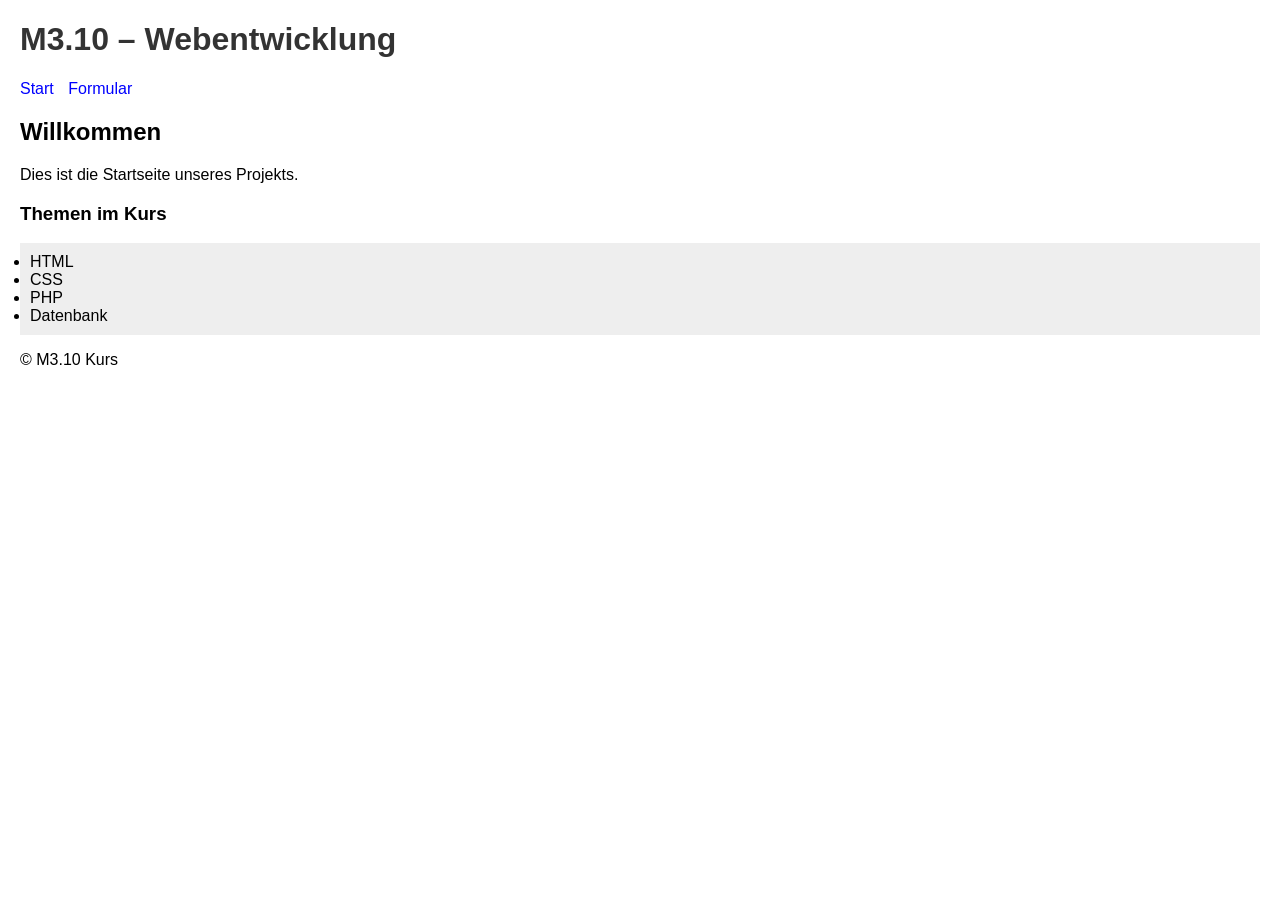
<file: 01-html-css/index.html>
<!DOCTYPE html>
<html lang="de">

<head>
    <meta charset="UTF-8">
    <title>M3.10 – Start</title>

    <!-- Externe CSS-Datei -->
    <link rel="stylesheet" href="style.css">
</head>

<body>

    <header>
        <h1>M3.10 – Webentwicklung</h1>
    </header>

    <nav>
        <a href="index.html">Start</a>
        <a href="form.html">Formular</a>
    </nav>

    <main>
        <h2>Willkommen</h2>
        <p>Dies ist die Startseite unseres Projekts.</p>

        <h3>Themen im Kurs</h3>
        <ul class="themen">
            <li>HTML</li>
            <li>CSS</li>
            <li>PHP</li>
            <li>Datenbank</li>
        </ul>
    </main>

    <footer>
        <p>© M3.10 Kurs</p>
    </footer>

</body>

</html>
</file>
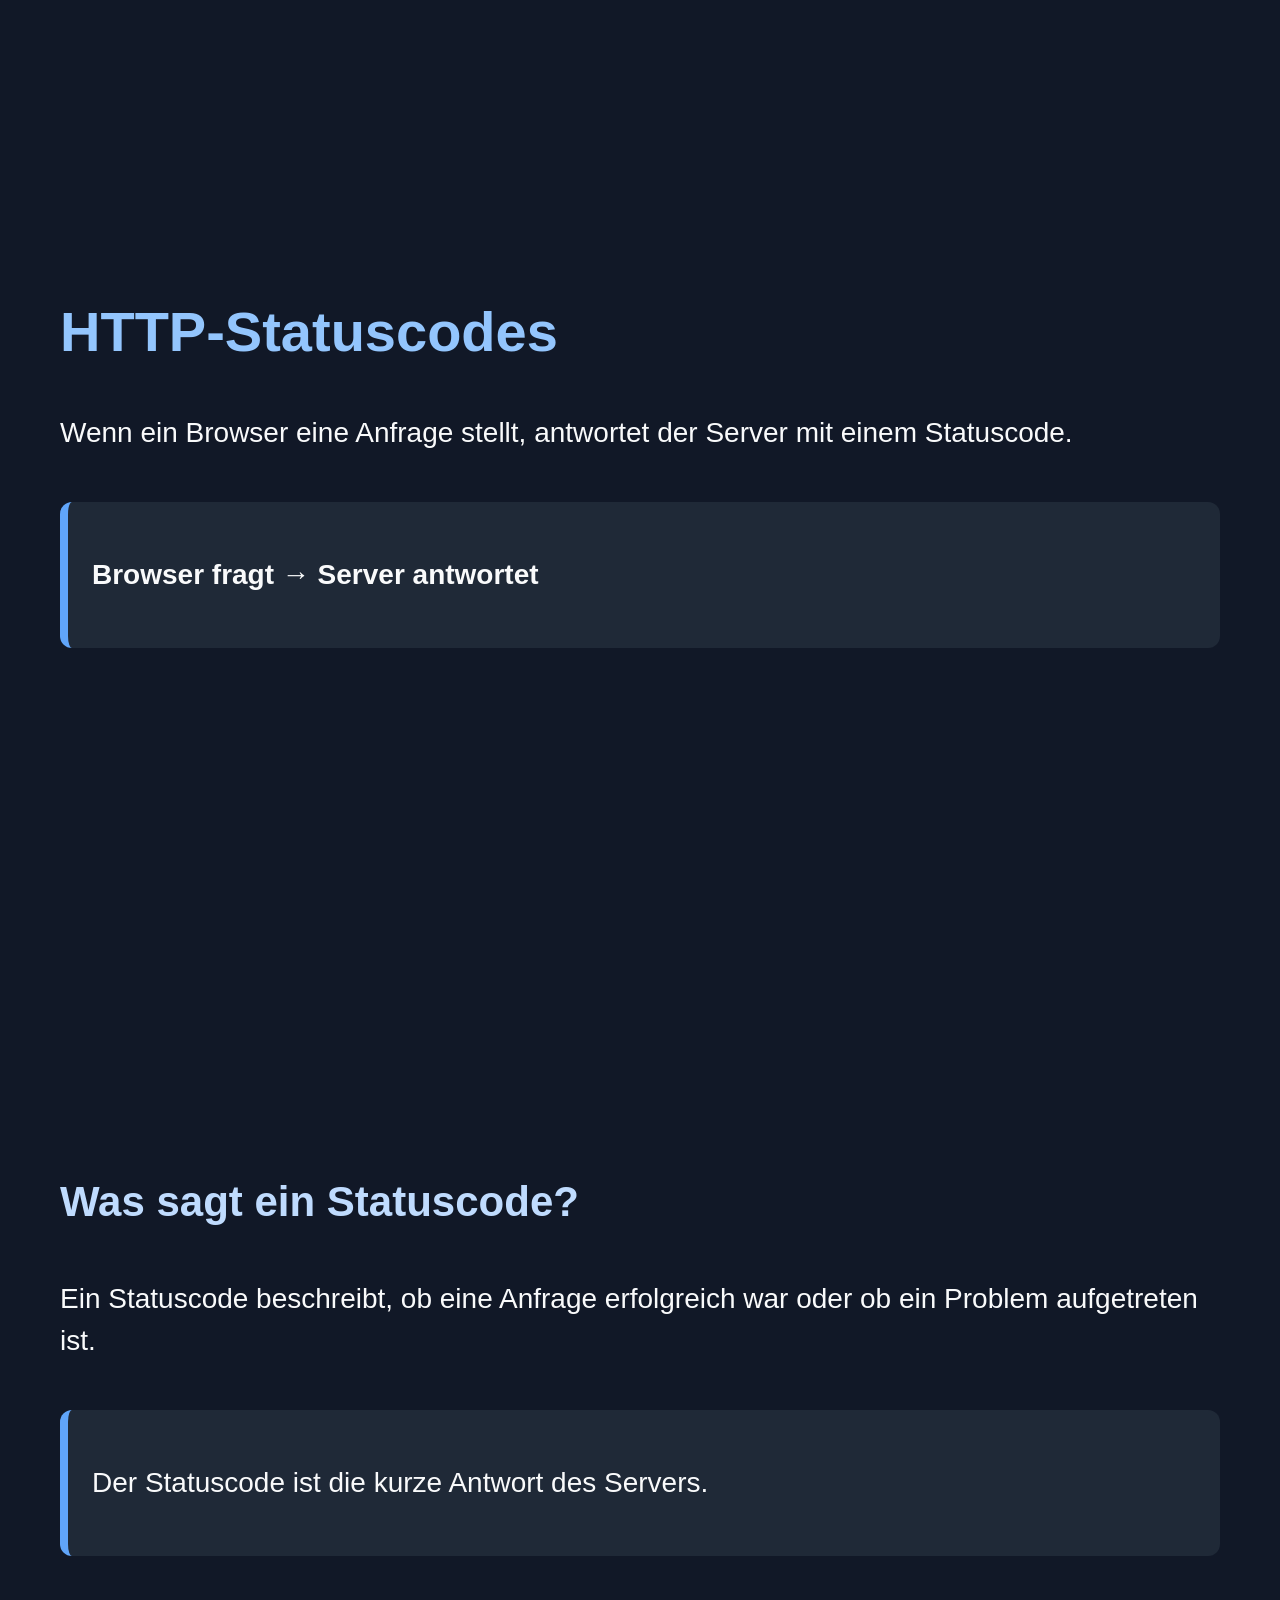
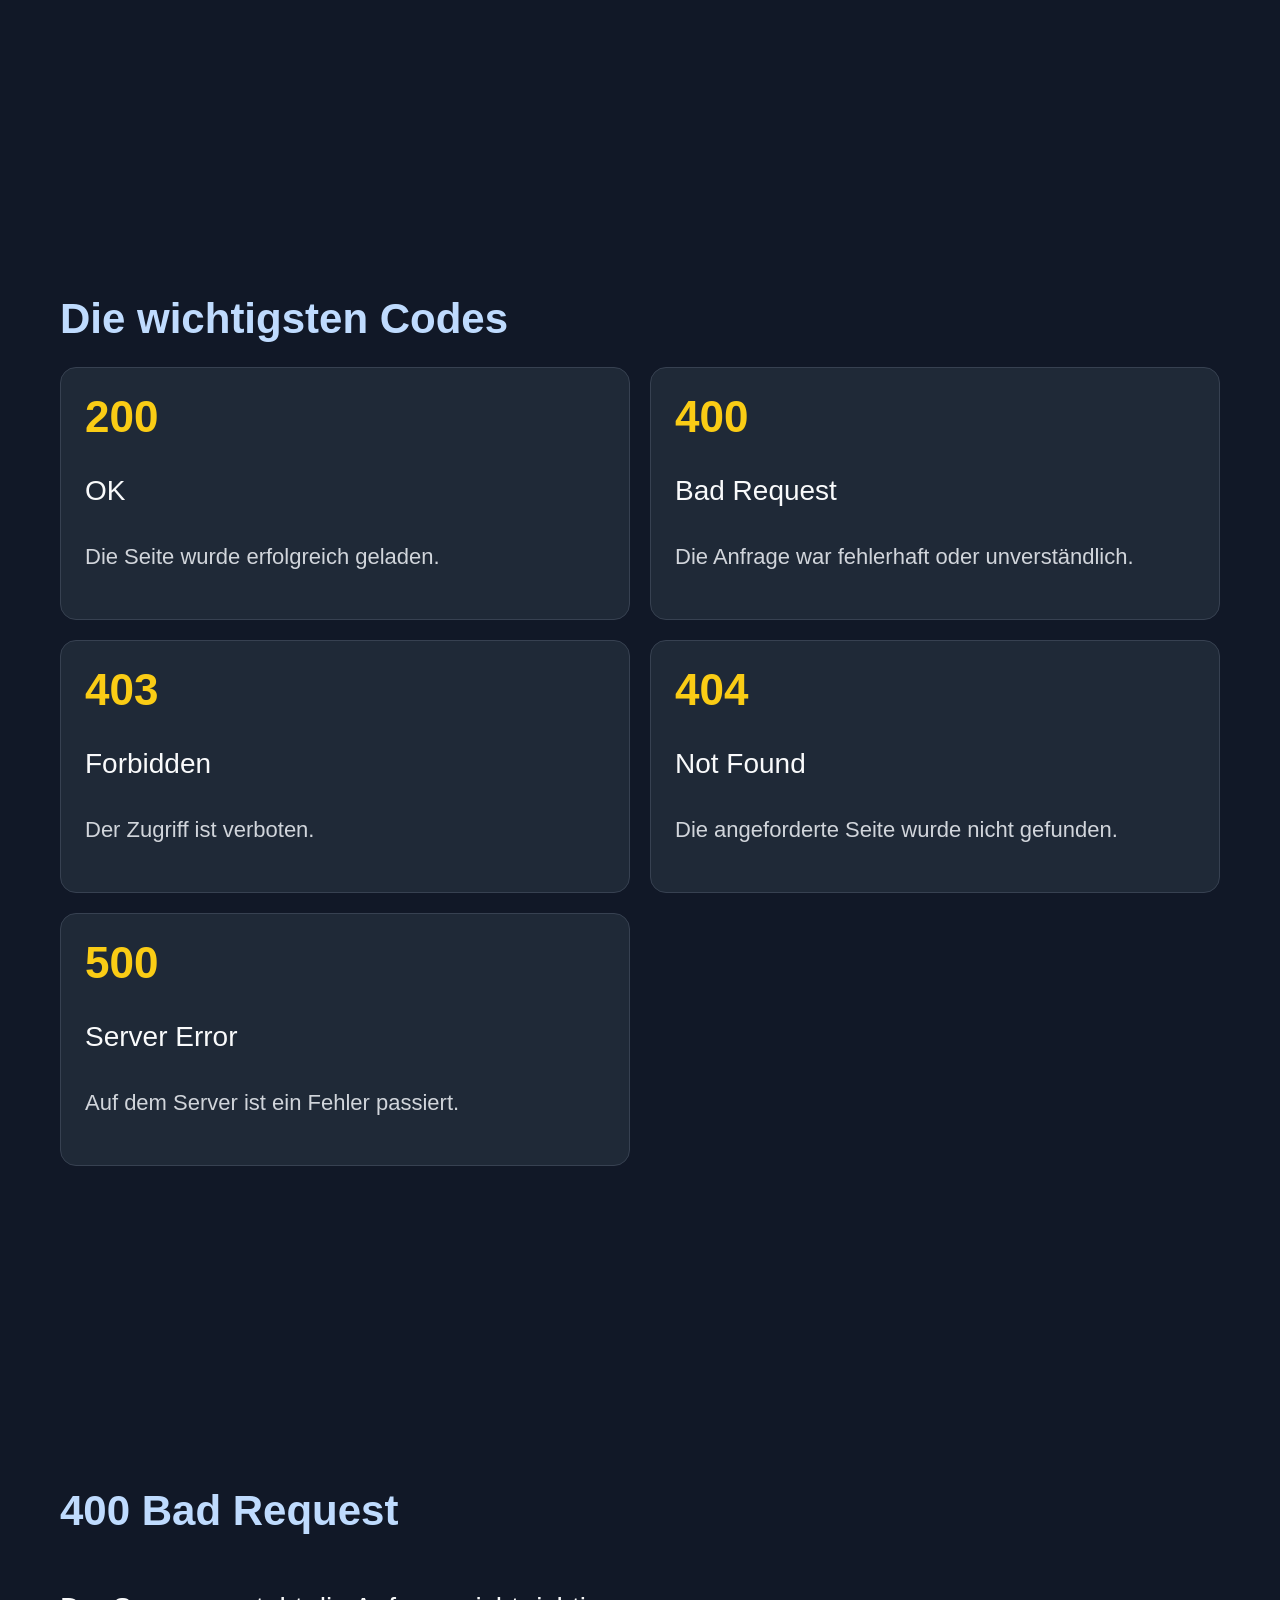
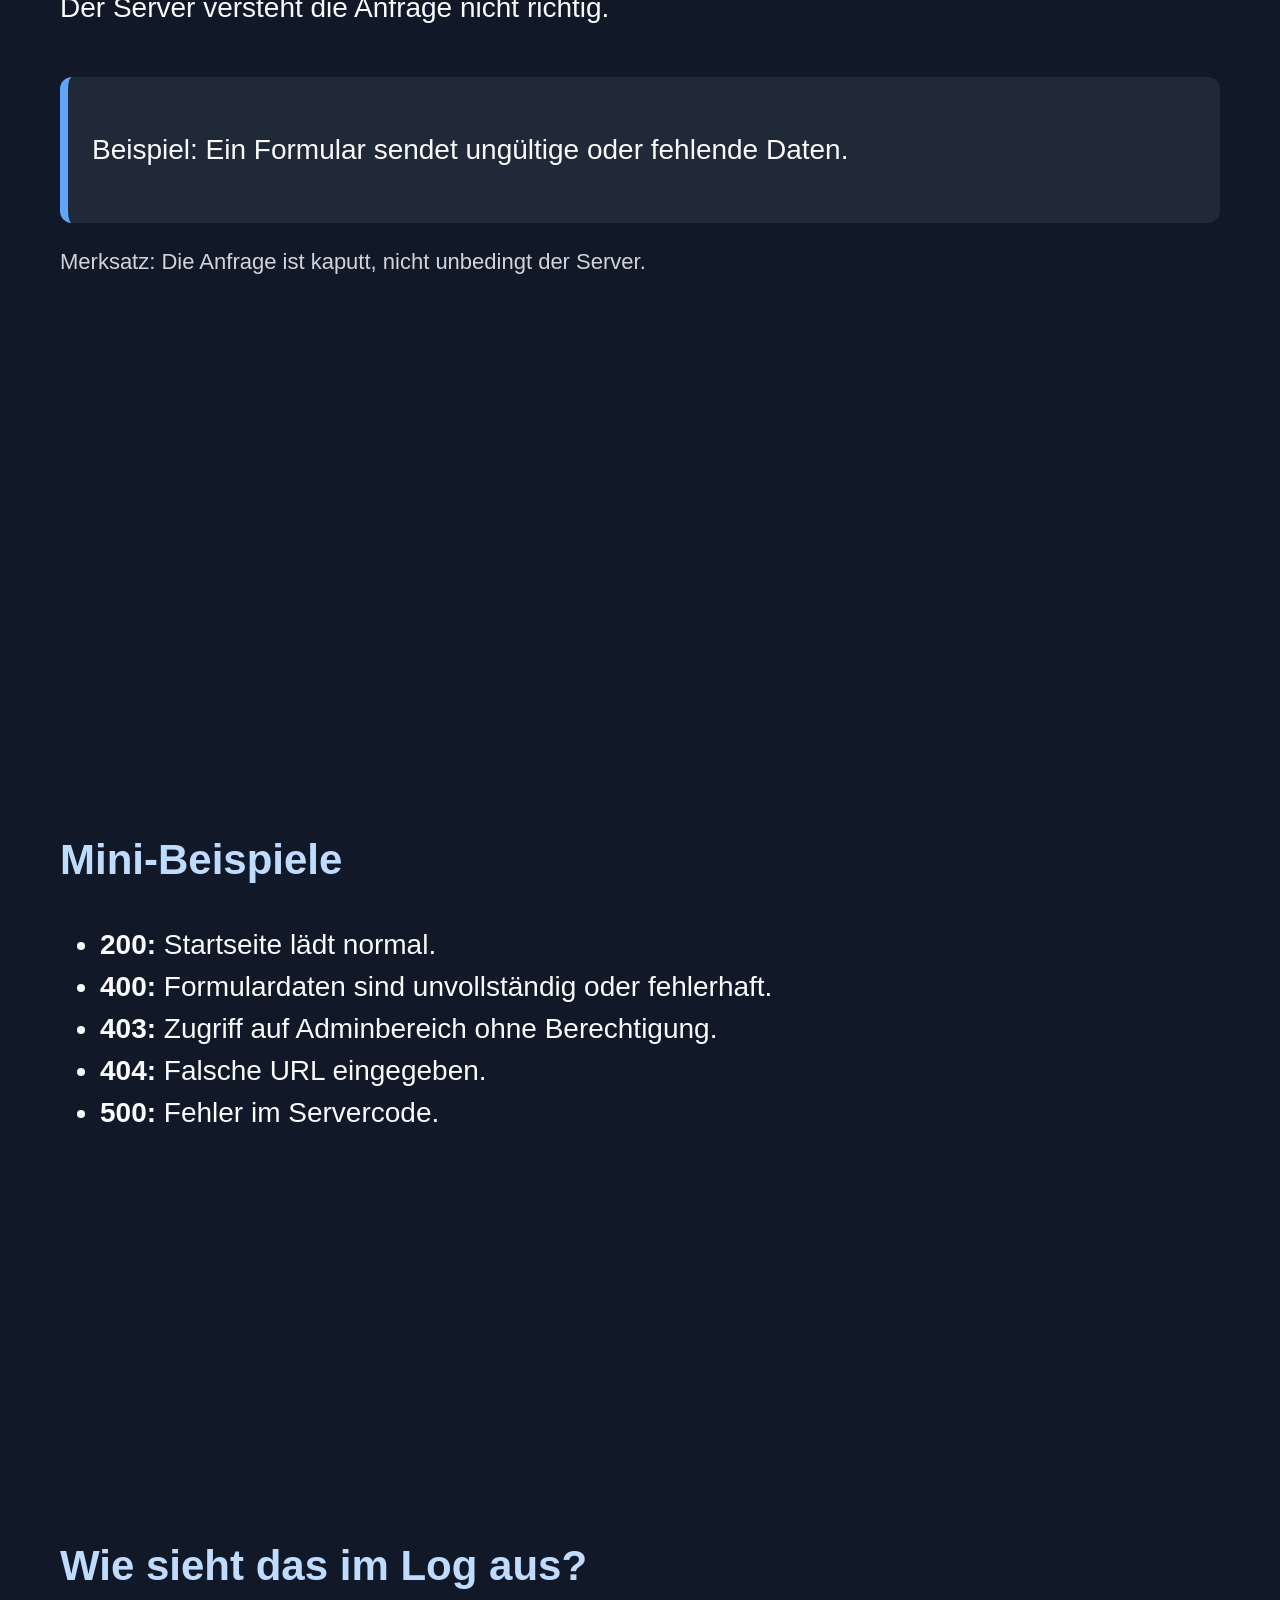
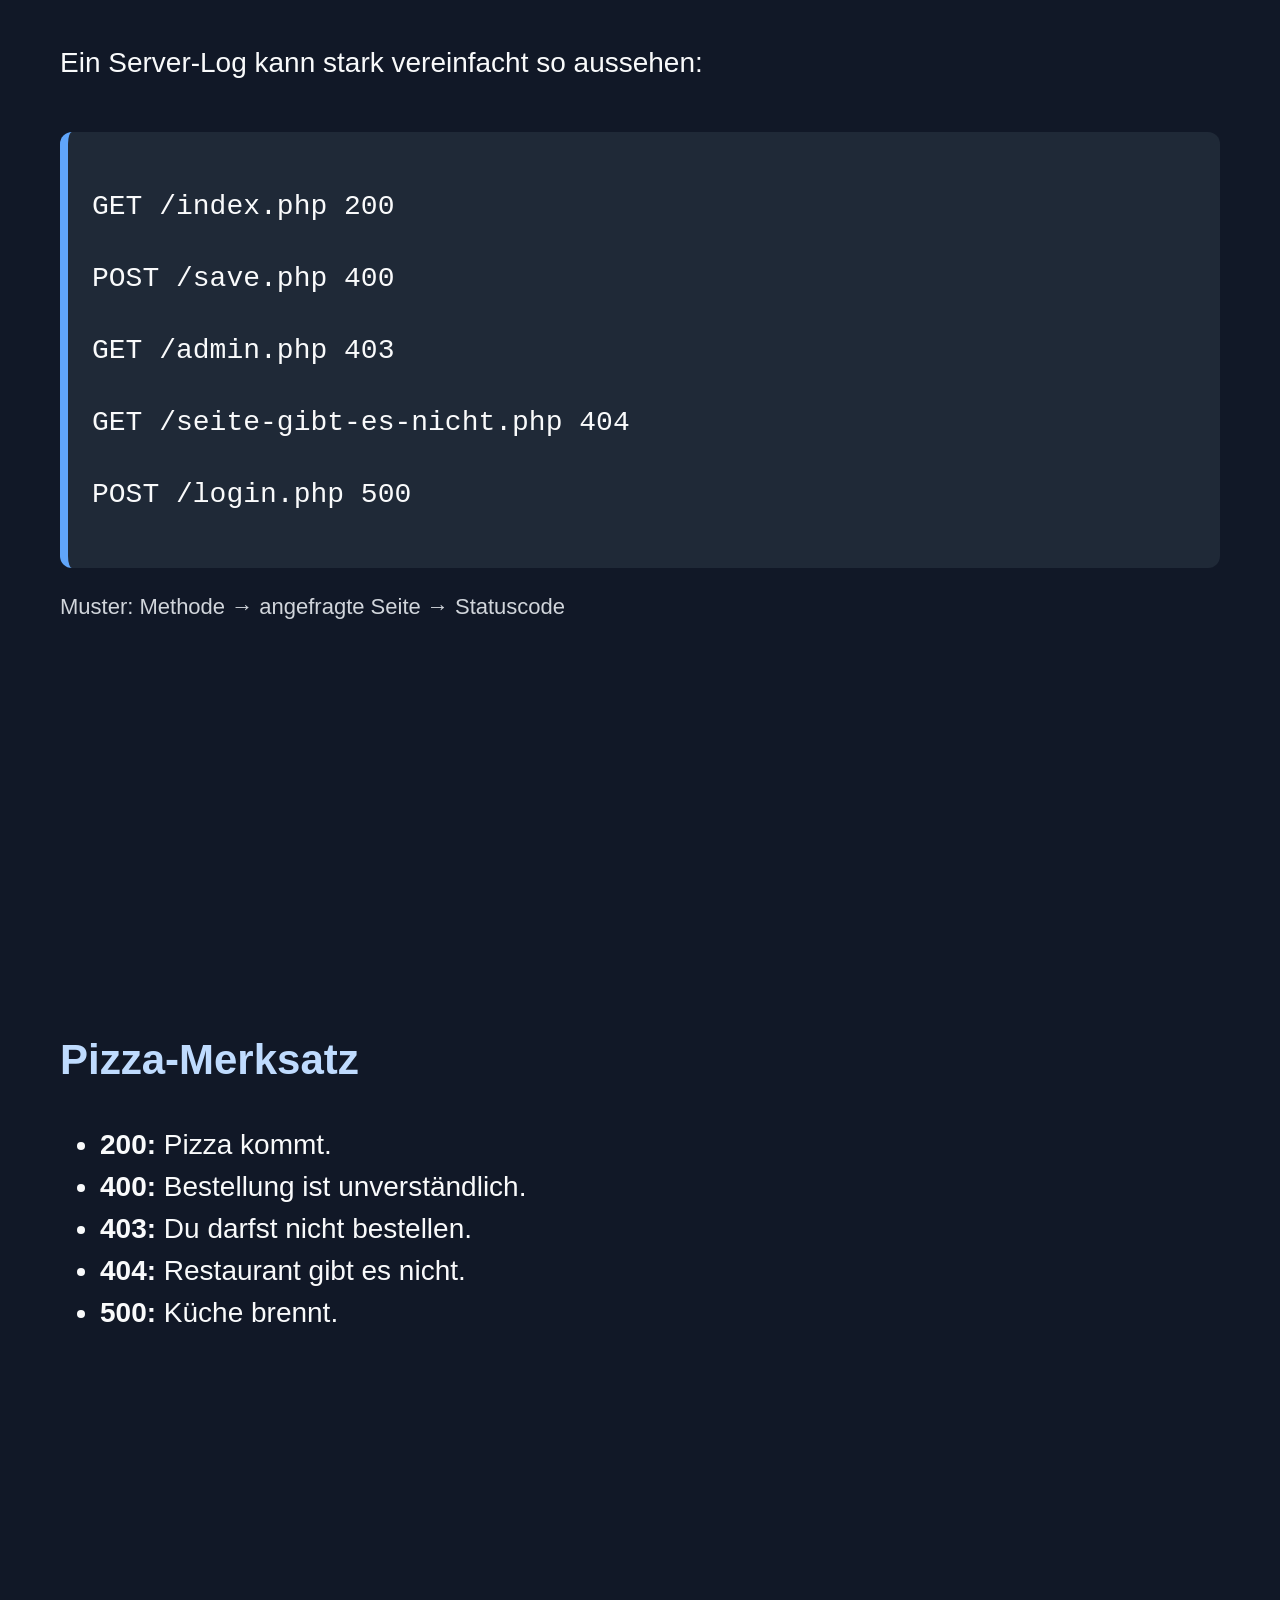
<file: 05-status-codes/index.html>
<!DOCTYPE html>
<html lang="de">

<head>
    <meta charset="UTF-8">
    <meta name="viewport" content="width=device-width, initial-scale=1.0">
    <title>HTTP-Statuscodes</title>
    <style>
        body {
            margin: 0;
            font-family: Arial, sans-serif;
            background: #111827;
            color: #f9fafb;
        }

        .slide {
            min-height: 100vh;
            padding: 60px;
            box-sizing: border-box;
            display: flex;
            flex-direction: column;
            justify-content: center;
        }

        h1 {
            font-size: 56px;
            margin-bottom: 20px;
            color: #93c5fd;
        }

        h2 {
            font-size: 42px;
            margin-bottom: 24px;
            color: #bfdbfe;
        }

        p,
        li {
            font-size: 28px;
            line-height: 1.5;
        }

        .box {
            background: #1f2937;
            border-left: 8px solid #60a5fa;
            padding: 24px;
            border-radius: 12px;
            margin-top: 20px;
        }

        .grid {
            display: grid;
            grid-template-columns: repeat(2, 1fr);
            gap: 20px;
        }

        .card {
            background: #1f2937;
            padding: 24px;
            border-radius: 16px;
            border: 1px solid #374151;
        }

        .code {
            font-size: 44px;
            font-weight: bold;
            color: #facc15;
        }

        .small {
            font-size: 22px;
            color: #d1d5db;
        }
    </style>
</head>

<body>

    <section class="slide">
        <h1>HTTP-Statuscodes</h1>
        <p>Wenn ein Browser eine Anfrage stellt, antwortet der Server mit einem Statuscode.</p>
        <div class="box">
            <p><strong>Browser fragt → Server antwortet</strong></p>
        </div>
    </section>

    <section class="slide">
        <h2>Was sagt ein Statuscode?</h2>
        <p>Ein Statuscode beschreibt, ob eine Anfrage erfolgreich war oder ob ein Problem aufgetreten ist.</p>
        <div class="box">
            <p>Der Statuscode ist die kurze Antwort des Servers.</p>
        </div>
    </section>

    <section class="slide">
        <h2>Die wichtigsten Codes</h2>
        <div class="grid">
            <div class="card">
                <div class="code">200</div>
                <p>OK</p>
                <p class="small">Die Seite wurde erfolgreich geladen.</p>
            </div>
            <div class="card">
                <div class="code">400</div>
                <p>Bad Request</p>
                <p class="small">Die Anfrage war fehlerhaft oder unverständlich.</p>
            </div>
            <div class="card">
                <div class="code">403</div>
                <p>Forbidden</p>
                <p class="small">Der Zugriff ist verboten.</p>
            </div>
            <div class="card">
                <div class="code">404</div>
                <p>Not Found</p>
                <p class="small">Die angeforderte Seite wurde nicht gefunden.</p>
            </div>
            <div class="card">
                <div class="code">500</div>
                <p>Server Error</p>
                <p class="small">Auf dem Server ist ein Fehler passiert.</p>
            </div>
        </div>
    </section>

    <section class="slide">
        <h2>400 Bad Request</h2>
        <p>Der Server versteht die Anfrage nicht richtig.</p>
        <div class="box">
            <p>Beispiel: Ein Formular sendet ungültige oder fehlende Daten.</p>
        </div>
        <p class="small">Merksatz: Die Anfrage ist kaputt, nicht unbedingt der Server.</p>
    </section>

    <section class="slide">
        <h2>Mini-Beispiele</h2>
        <ul>
            <li><strong>200:</strong> Startseite lädt normal.</li>
            <li><strong>400:</strong> Formulardaten sind unvollständig oder fehlerhaft.</li>
            <li><strong>403:</strong> Zugriff auf Adminbereich ohne Berechtigung.</li>
            <li><strong>404:</strong> Falsche URL eingegeben.</li>
            <li><strong>500:</strong> Fehler im Servercode.</li>
        </ul>
    </section>

    <section class="slide">
        <h2>Wie sieht das im Log aus?</h2>
        <p>Ein Server-Log kann stark vereinfacht so aussehen:</p>
        <div class="box">
            <p><code>GET /index.php 200</code></p>
            <p><code>POST /save.php 400</code></p>
            <p><code>GET /admin.php 403</code></p>
            <p><code>GET /seite-gibt-es-nicht.php 404</code></p>
            <p><code>POST /login.php 500</code></p>
        </div>
        <p class="small">Muster: Methode → angefragte Seite → Statuscode</p>
    </section>

    <section class="slide">
        <h2>Pizza-Merksatz</h2>
        <ul>
            <li><strong>200:</strong> Pizza kommt.</li>
            <li><strong>400:</strong> Bestellung ist unverständlich.</li>
            <li><strong>403:</strong> Du darfst nicht bestellen.</li>
            <li><strong>404:</strong> Restaurant gibt es nicht.</li>
            <li><strong>500:</strong> Küche brennt.</li>
        </ul>
    </section>

</body>

</html>
</file>
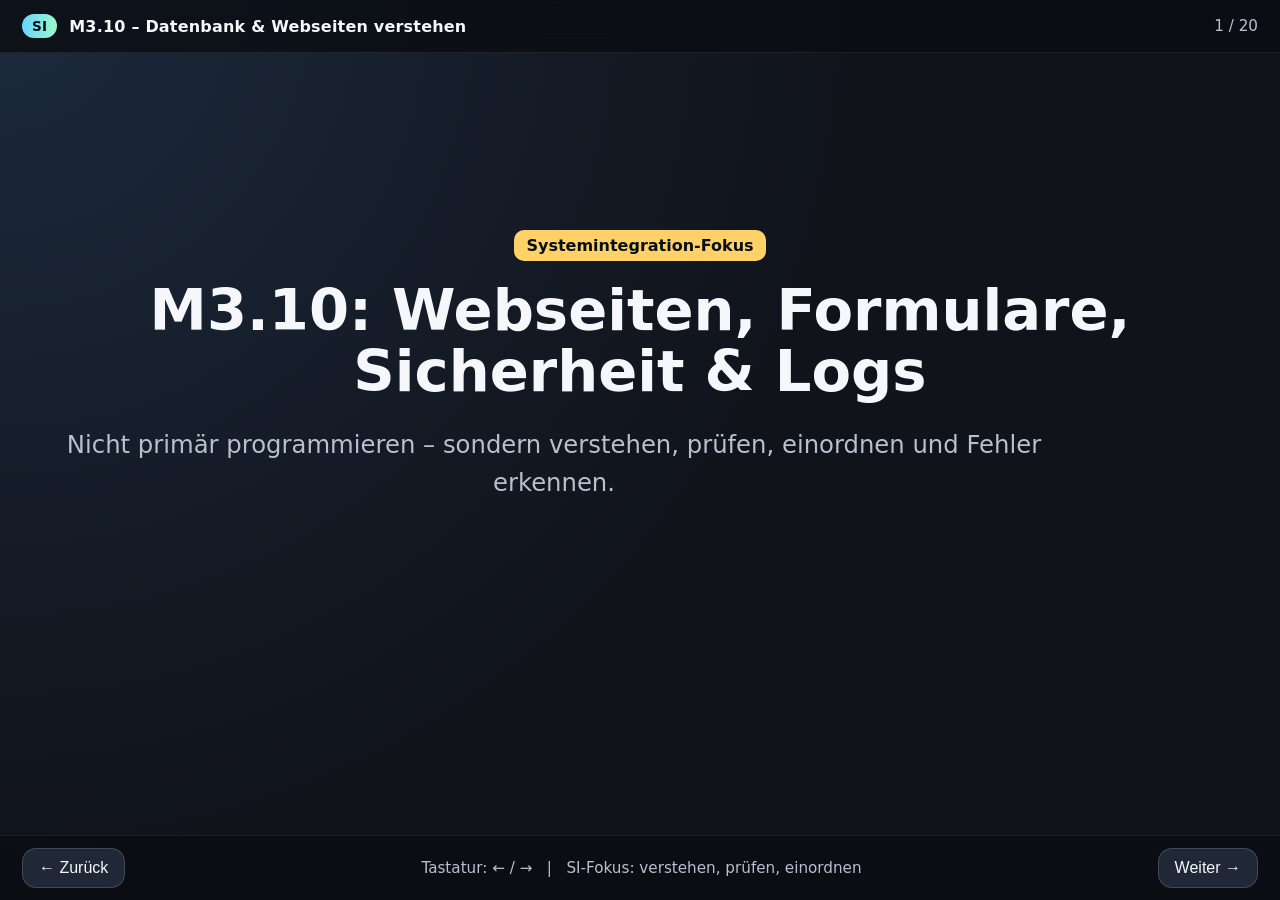
<file: 06-folien/index.html>
<!DOCTYPE html>
<html lang="de">
<head>
  <meta charset="UTF-8" />
  <meta name="viewport" content="width=device-width, initial-scale=1.0" />
  <title>M3.10 SI – Web, Formulare, Sicherheit & Logs – Final</title>
  <style>
    :root {
      --bg: #10131a;
      --panel: #171c26;
      --panel2: #202838;
      --text: #f5f7fb;
      --muted: #b7c0d1;
      --accent: #67d5ff;
      --accent2: #9ff7c8;
      --warn: #ffd166;
      --danger: #ff6b6b;
      --ok: #7df59a;
      --code: #0a0d12;
    }

    * { box-sizing: border-box; }
    body {
      margin: 0;
      font-family: system-ui, -apple-system, BlinkMacSystemFont, "Segoe UI", sans-serif;
      background: radial-gradient(circle at top left, #1c2a3d, var(--bg) 55%);
      color: var(--text);
      min-height: 100vh;
      overflow: hidden;
    }

    .deck {
      height: 100vh;
      display: grid;
      grid-template-rows: auto 1fr auto;
    }

    header.deck-header {
      display: flex;
      align-items: center;
      justify-content: space-between;
      padding: 14px 22px;
      background: rgba(10, 13, 18, 0.8);
      border-bottom: 1px solid rgba(255,255,255,0.08);
      backdrop-filter: blur(10px);
    }

    .brand {
      display: flex;
      gap: 12px;
      align-items: center;
      font-weight: 700;
      letter-spacing: .2px;
    }

    .pill {
      color: #071015;
      background: linear-gradient(90deg, var(--accent), var(--accent2));
      padding: 4px 10px;
      border-radius: 999px;
      font-size: 0.85rem;
      font-weight: 800;
    }

    .progress-text {
      color: var(--muted);
      font-size: .95rem;
    }

    main {
      position: relative;
      overflow: hidden;
    }

    .slide {
      display: none;
      height: 100%;
      padding: 42px clamp(24px, 5vw, 80px);
      overflow-y: auto;
    }

    .slide.active { display: block; }

    .slide-inner {
      max-width: 1180px;
      margin: 0 auto;
    }

    h1 {
      font-size: clamp(2.1rem, 4.5vw, 4.2rem);
      line-height: 1.05;
      margin: 0 0 20px;
    }

    h2 {
      color: var(--accent);
      font-size: clamp(1.4rem, 2.5vw, 2.1rem);
      margin: 28px 0 14px;
    }

    h3 { margin: 0 0 8px; color: var(--accent2); }
    p, li { font-size: clamp(1.05rem, 1.45vw, 1.35rem); line-height: 1.55; }
    .lead { color: var(--muted); font-size: clamp(1.2rem, 1.9vw, 1.6rem); max-width: 980px; }

    .grid { display: grid; grid-template-columns: repeat(2, minmax(0, 1fr)); gap: 18px; }
    .grid-3 { display: grid; grid-template-columns: repeat(3, minmax(0, 1fr)); gap: 18px; }

    .card {
      background: linear-gradient(180deg, rgba(255,255,255,0.06), rgba(255,255,255,0.025));
      border: 1px solid rgba(255,255,255,0.11);
      border-radius: 22px;
      padding: 22px;
      box-shadow: 0 14px 40px rgba(0,0,0,0.22);
    }

    .card.warning { border-color: rgba(255,209,102,.45); }
    .card.danger { border-color: rgba(255,107,107,.48); }
    .card.ok { border-color: rgba(125,245,154,.45); }

    .tagline {
      display: inline-block;
      color: #071015;
      background: var(--warn);
      border-radius: 10px;
      padding: 6px 12px;
      font-weight: 800;
      margin: 8px 0 20px;
    }

    pre {
      background: var(--code);
      color: #e9f2ff;
      border: 1px solid rgba(255,255,255,0.1);
      border-radius: 18px;
      padding: 18px;
      overflow-x: auto;
      font-size: clamp(.95rem, 1.25vw, 1.2rem);
      line-height: 1.5;
    }

    code { color: #d8f4ff; }
    .mini { font-size: 1rem; color: var(--muted); }
    .big-claim { font-size: clamp(1.5rem, 3vw, 2.7rem); font-weight: 800; line-height: 1.18; }
    .center { display: grid; place-items: center; min-height: 62vh; text-align: center; }

    table { width: 100%; border-collapse: collapse; margin-top: 14px; font-size: clamp(.95rem, 1.2vw, 1.12rem); }
    th, td { border-bottom: 1px solid rgba(255,255,255,0.12); padding: 12px; text-align: left; vertical-align: top; }
    th { color: var(--accent); }

    footer.deck-footer {
      display: flex;
      justify-content: space-between;
      align-items: center;
      gap: 12px;
      padding: 12px 22px;
      background: rgba(10, 13, 18, 0.82);
      border-top: 1px solid rgba(255,255,255,0.08);
    }

    button {
      background: var(--panel2);
      color: var(--text);
      border: 1px solid rgba(255,255,255,.15);
      border-radius: 14px;
      padding: 10px 16px;
      font-size: 1rem;
      cursor: pointer;
    }

    button:hover { border-color: var(--accent); }
    .hint { color: var(--muted); font-size: .95rem; }

    .flow {
      display: flex;
      flex-wrap: wrap;
      gap: 12px;
      align-items: center;
      margin-top: 20px;
    }
    .flow span {
      background: var(--panel2);
      border: 1px solid rgba(255,255,255,.12);
      border-radius: 16px;
      padding: 14px 18px;
      font-size: 1.15rem;
      font-weight: 700;
    }
    .arrow { color: var(--accent); font-size: 1.8rem; }

    @media (max-width: 850px) {
      body { overflow: auto; }
      .deck { min-height: 100vh; height: auto; }
      main { overflow: visible; }
      .slide { min-height: calc(100vh - 120px); }
      .grid, .grid-3 { grid-template-columns: 1fr; }
      footer.deck-footer { position: sticky; bottom: 0; }
    }
  </style>
</head>
<body>
  <div class="deck">
    <header class="deck-header">
      <div class="brand"><span class="pill">SI</span> M3.10 – Datenbank & Webseiten verstehen</div>
      <div class="progress-text"><span id="current">1</span> / <span id="total">1</span></div>
    </header>

    <main>
      <!-- Seite 1 Start -->
      <section class="slide active">
        <div class="slide-inner center">
          <div>
            <div class="tagline">Systemintegration-Fokus</div>
            <h1>M3.10: Webseiten, Formulare, Sicherheit & Logs</h1>
            <p class="lead">Nicht primär programmieren – sondern verstehen, prüfen, einordnen und Fehler erkennen.</p>
          </div>
        </div>
      </section>
      <!-- Seite 1 Ende -->
      <!-- Seite 2 Start -->

      <section class="slide">
        <div class="slide-inner">
          <h1>Was ist unser Ziel als SI?</h1>
          <p class="lead">Wir müssen eine Webanwendung fachlich und technisch lesen können.</p>
          <div class="grid">
            <div class="card ok"><h3>Wir verstehen</h3><p>Wie Browser, Server, PHP und Datenbank zusammenspielen.</p></div>
            <div class="card ok"><h3>Wir prüfen</h3><p>Ob Formulare, Methoden, Sicherheit und Logs plausibel sind.</p></div>
            <div class="card warning"><h3>Wir erkennen Muster</h3><p>Prepared Statements, Hashing, Sessions, Statuscodes und Request-Methoden.</p></div>
            <div class="card ok"><h3>Praxis als Werkzeug</h3><p>Praxis hilft beim Verstehen: Durch eigene Beispiele und kleine Programme wird klar, wie Webanwendungen intern arbeiten.</p><p>Wir nutzen Programmierung als Werkzeug, um Abläufe zu verstehen und Systeme besser einordnen zu können.</p></div>
          </div>
        </div>
      </section>
      <!-- Seite 2 Ende -->
      <!-- Seite 3 Start -->

      <section class="slide">
        <div class="slide-inner">
          <h1>Der Grundablauf einer Webanwendung</h1>
          <p class="lead">Dieser Ablauf ist der rote Faden für fast alle Themen in M3.10.</p>
          <div class="flow">
            <span>Benutzer</span><b class="arrow">→</b><span>Browser</span><b class="arrow">→</b><span>Request</span><b class="arrow">→</b><span>PHP / Server</span><b class="arrow">→</b><span>Datenbank</span><b class="arrow">→</b><span>Response</span>
          </div>
          <pre>Benutzer klickt auf Senden
→ Browser sendet Formular-Daten
→ PHP verarbeitet
→ Datenbank wird gelesen oder geschrieben
→ Webseite antwortet</pre>
        </div>
      </section>
      <!-- Seite 3 Ende -->
      <!-- Seite 4 Start -->

      <section class="slide">
        <div class="slide-inner">
          <h1>HTML/CSS & Web-Standards</h1>
          <p class="lead">SI muss Web-Begriffe und Standards sicher einordnen können.</p>
          <div class="grid">
            <div class="card"><h3>HTML</h3><p>Beschreibt Struktur und Bedeutung des Inhalts.</p><pre>&lt;header&gt;
&lt;nav&gt;
&lt;main&gt;
&lt;section&gt;
&lt;footer&gt;</pre></div>
            <div class="card"><h3>CSS</h3><p>Beschreibt Darstellung: Farben, Abstände, Layout.</p><pre>body {
  font-family: Arial;
}</pre></div>
          </div>
          <p><strong>Hintergrund:</strong> Standards wie W3C/WHATWG sorgen dafür, dass Webseiten in verschiedenen Browsern und Systemen zuverlässig funktionieren.</p>
        </div>
      </section>
      <!-- Seite 4 Ende -->
      <!-- Seite 5 Start -->

      <section class="slide">
        <div class="slide-inner">
          <h1>Semantik & Barrierefreiheit</h1>
          <p class="lead">Semantisches HTML hilft Menschen, Browsern, Suchmaschinen und Hilfstechnologien.</p>
          <p>Semantische HTML-Tags helfen dabei, Inhalte sinnvoll zu strukturieren und für Menschen sowie Programme verständlich zu machen.</p>
          <div class="grid">
            <div class="card ok"><h3>Gute Struktur</h3><pre>&lt;main&gt;
  &lt;section&gt;
    &lt;h2&gt;Kontakt&lt;/h2&gt;
  &lt;/section&gt;
&lt;/main&gt;</pre><p>Der Inhalt ist logisch gegliedert.</p></div>
            <div class="card ok"><h3>Formular-Zugänglichkeit</h3><pre>&lt;label for="email"&gt;E-Mail&lt;/label&gt;
&lt;input id="email" name="email"&gt;</pre><p>Screenreader und Nutzer verstehen, welches Feld gemeint ist.</p></div>
          </div>
        </div>
      </section>
      <!-- Seite 5 Ende -->
      <!-- Seite 6 Start -->

      <section class="slide">
        <div class="slide-inner">
          <h1>Formulare lesen und prüfen</h1>
          <p class="lead">Formularattribute bestimmen, wohin Daten gesendet werden und wie die Übertragung abläuft.</p>
          <pre>&lt;form action="save.php" method="post" autocomplete="on"&gt;
  &lt;label for="name"&gt;Name&lt;/label&gt;
  &lt;input id="name" name="name"&gt;
  &lt;button&gt;Senden&lt;/button&gt;
&lt;/form&gt;</pre>
          <table>
            <tr><th>Attribut</th><th>Bedeutung</th></tr>
            <tr><td><code>action</code></td><td>Zieladresse, z. B. <code>save.php</code></td></tr>
            <tr><td><code>method</code></td><td>Übertragungsart, meist <code>get</code> oder <code>post</code></td></tr>
            <tr><td><code>autocomplete</code></td><td>Browser darf Eingaben vorschlagen</td></tr>
            <tr><td><code>novalidate</code></td><td>Browser-validierung wird abgeschaltet – Server muss trotzdem prüfen</td></tr>
          </table>
        </div>
      </section>
      <!-- Seite 6 Ende -->
      <!-- Seite 7 Start -->

      <section class="slide">
        <div class="slide-inner">
          <h1>enctype: wichtig bei Datei-Uploads</h1>
          <p class="lead">Das Attribut bestimmt, wie Formulardaten kodiert übertragen werden.</p>
          <div class="grid">
            <div class="card warning"><h3>Normales Formular</h3><pre>&lt;form method="post"&gt;</pre><p>Für normale Textfelder reicht das meistens.</p></div>
            <div class="card ok"><h3>Datei-Upload</h3><pre>&lt;form method="post"
      enctype="multipart/form-data"&gt;
  &lt;input type="file" name="upload"&gt;
&lt;/form&gt;</pre><p>Ohne diesen Wert kommt die Datei typischerweise nicht korrekt beim Server an.</p></div>
          </div>
          <p><strong>SI-Prüffrage:</strong> „Warum funktioniert der Upload nicht?“ – möglicher Grund: falsches oder fehlendes <code>enctype</code>.</p>
        </div>
      </section>
      <!-- Seite 7 Ende -->
      <!-- Seite 8 Start -->

      <section class="slide">
        <div class="slide-inner">
          <h1>GET vs. POST</h1>
          <p class="lead">Einer der wichtigsten Prüfungsbereiche.</p>
          <table>
            <tr><th>Frage</th><th>GET</th><th>POST</th></tr>
            <tr><td>Wo stehen Daten?</td><td>In der URL</td><td>Im Request-Body</td></tr>
            <tr><td>Sichtbar?</td><td>Ja, z. B. <code>?name=Bob</code></td><td>Nicht direkt in der URL</td></tr>
            <tr><td>Cache/Bookmark?</td><td>Eher ja</td><td>Eher nein</td></tr>
            <tr><td>Typischer Zweck</td><td>Lesen, Suchen, Filtern</td><td>Speichern, Ändern, Login, Löschen</td></tr>
            <tr><td>Seiteneffekte?</td><td>Darf keine Daten verändern</td><td>Darf Daten verändern, z. B. speichern oder löschen</td></tr>
          </table>
          <p><strong>Merksatz:</strong> GET = holen/anzeigen. POST = senden/verändern.</p>
          <p class="mini">Hinweis: In modernen Web-APIs wird für das Löschen oft die HTTP-Methode DELETE verwendet. In klassischen Formularen wird dafür meist POST genutzt.</p>
        </div>
      </section>
      <!-- Seite 8 Ende -->
      <!-- Seite 9 Start -->

      <section class="slide">
        <div class="slide-inner">
          <h1>Request & Response verstehen</h1>
          <p class="lead">Ein Formular erzeugt einen Request. Der Server liefert eine Response.</p>
          <div class="grid">
            <div class="card"><h3>Request</h3><pre>POST /save.php HTTP/1.1
Host: localhost
Content-Type: application/x-www-form-urlencoded

name=Klaus</pre></div>
            <div class="card"><h3>Response</h3><pre>HTTP/1.1 200 OK
Content-Type: text/html

&lt;p&gt;Gespeichert&lt;/p&gt;</pre></div>
          </div>
          <p><strong>SI-Fokus:</strong> Methode, Ziel, Statuscode und Datenfluss erkennen.</p>
        </div>
      </section>
      <!-- Seite 9 Ende -->
      <!-- Seite 10 Start -->

      <section class="slide">
        <div class="slide-inner">
          <h1>PHP/PDO lesen: Was passiert hier?</h1>
          <p class="lead">Formulardaten werden aus dem Request gelesen, geprüft oder bereinigt und anschließend sicher an die Datenbank übergeben.</p>
          <pre>$name = filter_input(INPUT_POST, 'name', FILTER_SANITIZE_SPECIAL_CHARS);

$stmt = $pdo->prepare('INSERT INTO kontakte (name) VALUES (:name)');
$stmt->execute(['name' => $name]);</pre>
          <div class="grid">
            <div class="card ok"><h3><code>filter_input</code></h3><p>Liest Eingaben aus Request-Daten, z. B. aus <code>POST</code>, und kann Werte validieren oder bereinigen.</p></div>
            <div class="card ok"><h3><code>prepare</code> + <code>execute</code></h3><p><code>prepare()</code> bereitet den SQL-Befehl mit Platzhaltern vor. <code>execute()</code> übergibt die echten Werte sicher.</p></div>
          </div>
        </div>
      </section>
      <!-- Seite 10 Ende -->
      <!-- Seite 11 Start -->

      <section class="slide">
        <div class="slide-inner">
          <h1>SQL Injection erkennen</h1>
          <p class="lead">Schutz vor SQL Injection: Benutzereingaben werden sicher über Parameter übergeben (Prepared Statements) und nicht direkt in SQL-Befehle eingebaut.</p>
          <p>Unsicher: Eingaben werden direkt in SQL eingefügt.<br>Sicher: Werte werden getrennt übergeben und nicht als SQL-Code interpretiert.</p>
          <div class="grid">
            <div class="card danger"><h3>Unsicheres Muster</h3><pre>$sql = "SELECT * FROM users
        WHERE name = '$name'";</pre><p>Eingabe wird direkt in SQL eingebaut.</p></div>
            <div class="card ok"><h3>Sicheres Muster</h3><pre>$stmt = $pdo->prepare(
  'SELECT * FROM users WHERE name = :name'
);
$stmt->execute(['name' => $name]);</pre><p>Wert wird als Parameter übergeben.</p></div>
          </div>
          <p><strong>Prüfungsantwort:</strong> Prepared Statements schützen vor SQL Injection, weil Eingaben nicht als SQL-Code interpretiert werden.</p>
        </div>
      </section>
      <!-- Seite 11 Ende -->
      <!-- Seite 12 Start -->

      <section class="slide">
        <div class="slide-inner">
          <h1>Validierung vs. Sanitizing</h1>
          <p class="lead">Beide Begriffe werden gerne verwechselt.</p>
          <div class="grid">
            <div class="card warning"><h3>Validierung</h3><p>Prüfen: Ist die Eingabe gültig?</p><pre>Ist das eine E-Mail?
Ist die Zahl im erlaubten Bereich?</pre></div>
            <div class="card warning"><h3>Sanitizing</h3><p>Bereinigen: Gefährliche oder unerwünschte Zeichen entschärfen.</p><pre>HTML-Zeichen entfernen oder entschärfen</pre></div>
          </div>
          <p><strong>Wichtig:</strong> Client-Prüfung hilft dem Benutzer. Server-Prüfung ist Pflicht.</p>
        </div>
      </section>
      <!-- Seite 12 Ende -->
      <!-- Seite 13 Start -->

      <section class="slide">
        <div class="slide-inner">
          <h1>Sichere Ausgabe: XSS vermeiden</h1>
          <p class="lead">Daten aus Formularen oder Datenbanken dürfen nicht ungeprüft als HTML ausgegeben werden.</p>
          <div class="grid">
            <div class="card danger"><h3>Problem</h3><pre>&lt;script&gt;alert('XSS')&lt;/script&gt;</pre><p>Kann als Script ausgeführt werden, wenn es ungefiltert in HTML landet.</p></div>
            <div class="card ok"><h3>Entschärfte Ausgabe</h3><pre>echo htmlspecialchars($name);</pre><p>HTML-Sonderzeichen werden als Text angezeigt.</p></div>
          </div>
          <p><strong>SI-Fokus:</strong> Eingabeprüfung und sichere Ausgabe gehören zusammen.</p>
        </div>
      </section>
      <!-- Seite 13 Ende -->
      <!-- Seite 14 Start -->

      <section class="slide">
        <div class="slide-inner">
          <h1>Passwort-Sicherheit</h1>
          <p class="lead">Passwörter werden nicht im Klartext gespeichert.</p>
          <div class="grid">
            <div class="card danger"><h3>Falsch</h3><pre>passwort = "geheim123"</pre><p>Klartext in der Datenbank ist ein schweres Sicherheitsproblem.</p></div>
            <div class="card ok"><h3>Richtiges Prinzip</h3><pre>password_hash()
password_verify()</pre><p>Beim Login wird nicht entschlüsselt, sondern geprüft, ob das eingegebene Passwort zum Hash passt.</p></div>
          </div>
          <div class="card warning" style="margin-top:22px"><h3>Übertragung beachten</h3><p>Ohne HTTPS werden Daten (auch Passwörter) unverschlüsselt übertragen und können im Netzwerk mitgelesen werden.</p><p>Deshalb müssen Login-Formulare immer über HTTPS gesendet werden.</p></div>
          <p><strong>Mindestanforderung:</strong> Hashing mit geeigneten Verfahren wie bcrypt oder Argon2; keine Klartextspeicherung.</p>
        </div>
      </section>
      <!-- Seite 14 Ende -->
      <!-- Seite 15 Start -->

      <section class="slide">
        <div class="slide-inner">
          <h1>Sessions: Login-Zustand merken</h1>
          <p class="lead">HTTP ist grundsätzlich zustandslos. Sessions helfen, einen Benutzer über mehrere Requests wiederzuerkennen.</p>
          <p>Eine Session speichert Daten auf dem Server, um einen Benutzer über mehrere Anfragen hinweg wiederzuerkennen. Beispiel: Nach dem Login merkt sich der Server, dass der Benutzer eingeloggt ist.</p>
          <p>Ohne Session müsste der Zustand immer wieder neu übertragen werden, z. B. über Formularfelder oder URL-Parameter. Das wäre unpraktisch und kann Sicherheitsprobleme verursachen.</p>
          <div class="flow">
            <span>Login</span><b class="arrow">→</b><span>Session-ID</span><b class="arrow">→</b><span>Server merkt Zustand</span><b class="arrow">→</b><span>geschützter Bereich</span>
          </div>
          <div class="card warning" style="margin-top:22px"><h3>SI-Mindestanforderungen</h3><p>Session-Cookies schützen, Login-Zustand sauber beenden, sensible Bereiche nicht ohne Prüfung anzeigen.</p></div>
        </div>
      </section>
      <!-- Seite 15 Ende -->
      <!-- Seite 16 Start -->

      <section class="slide">
        <div class="slide-inner">
          <h1>Web-/Server-Logs lesen</h1>
          <p class="lead">Für SI besonders wichtig: Was sagt uns ein Log über Formularverarbeitung?</p>
          <pre>127.0.0.1 - - [28/Apr/2026:10:12:05] "GET /form.html HTTP/1.1" 200
127.0.0.1 - - [28/Apr/2026:10:12:20] "POST /save.php HTTP/1.1" 200
127.0.0.1 - - [28/Apr/2026:10:12:33] "POST /login.php HTTP/1.1" 500
127.0.0.1 - - [28/Apr/2026:10:13:02] "GET /admin.php HTTP/1.1" 403</pre>
          <table>
            <tr><th>Teil</th><th>Bedeutung</th></tr>
            <tr><td><code>GET /form.html</code></td><td>Formularseite wurde aufgerufen</td></tr>
            <tr><td><code>POST /save.php</code></td><td>Formular wurde abgeschickt</td></tr>
            <tr><td><code>500</code></td><td>Serverfehler, z. B. PHP- oder DB-Problem</td></tr>
            <tr><td><code>403</code></td><td>Zugriff verboten</td></tr>
          </table>
        </div>
      </section>
      <!-- Seite 16 Ende -->
      <!-- Seite 17 Start -->

      <section class="slide">
        <div class="slide-inner">
          <h1>Statuscodes einordnen</h1>
          <div class="grid-3">
            <div class="card ok"><h3>2xx Erfolg</h3><p><strong>200 OK</strong><br>Request erfolgreich.</p></div>
            <div class="card warning"><h3>3xx Umleitung</h3><p><strong>301/302</strong><br>Ressource liegt woanders.</p></div>
            <div class="card warning"><h3>4xx Client-Fehler</h3><p><strong>400/403/404</strong><br>Anfrage fehlerhaft, verboten oder nicht gefunden.</p></div>
            <div class="card danger"><h3>5xx Server-Fehler</h3><p><strong>500</strong><br>Problem auf Server-Seite.</p></div>
            <div class="card danger"><h3>Formular-Kontext</h3><p><strong>POST + 500</strong><br>Speichern/Login schlägt serverseitig fehl.</p></div>
            <div class="card ok"><h3>Maßnahme</h3><p>Logs prüfen, Eingaben prüfen, Fehlermeldung analysieren, Server-Code/DB prüfen.</p></div>
          </div>
        </div>
      </section>
      <!-- Seite 17 Ende -->
      <!-- Seite 18 Start -->

      <section class="slide">
        <div class="slide-inner">
          <h1>Fehler- und Sicherheitsprävention</h1>
          <p class="lead">Aus Logs und Code-Mustern sollen Maßnahmen abgeleitet werden.</p>
          <table>
            <tr><th>Beobachtung</th><th>Mögliche Bedeutung</th><th>Maßnahme</th></tr>
            <tr><td><code>POST /save.php 500</code></td><td>PHP-/DB-Fehler beim Speichern</td><td>Error-Log prüfen, DB-Verbindung und SQL prüfen</td></tr>
            <tr><td><code>GET /delete.php?id=7</code></td><td>Löschen per GET</td><td>POST verwenden, Berechtigung prüfen</td></tr>
            <tr><td>SQL mit String-Verkettung</td><td>SQL-Injection-Risiko</td><td>Prepared Statements nutzen</td></tr>
            <tr><td>Klartext-Passwort</td><td>kritischer Sicherheitsfehler</td><td><code>password_hash()</code> einsetzen</td></tr>
          </table>
        </div>
      </section>
      <!-- Seite 18 Ende -->
      <!-- Seite 19 Start -->

      <section class="slide">
        <div class="slide-inner">
          <h1>AP1 vs. AP2 für SI</h1>
          <div class="grid">
            <div class="card ok"><h3>AP1: Grundlagenebene</h3><p>Web-Prinzipien, HTML/CSS-Semantik, GET vs. POST, einfache Statuscodes und Log-Hinweise verstehen.</p></div>
            <div class="card warning"><h3>AP2: Lesefähigkeit & Prüfung</h3><p>Logs interpretieren, Formular-/Header-Aspekte nachvollziehen, Sicherheitsmuster wie Prepared Statements, Hashing und Sessions erkennen.</p></div>
          </div>
          <p class="big-claim">Wichtige Fähigkeiten: Webabläufe verstehen, GET/POST unterscheiden, Logs einordnen und Sicherheitsaspekte erkennen.</p>
        </div>
      </section>
      <!-- Seite 19 Ende -->
      <!-- Seite 20 Start -->

      <section class="slide">
        <div class="slide-inner center">
          <div>
            <h1>Prüfungs-Merksatz</h1>
            <p class="big-claim">SI liest den Weg der Daten: Formular → Request → Server → Datenbank → Response → Log.</p>
            <p class="lead">Und erkennt dabei Fehler, Risiken und sinnvolle Maßnahmen.</p>
          </div>
        </div>
      </section>
      <!-- Seite 20 Ende -->
    </main>

    <footer class="deck-footer">
      <button id="prev">← Zurück</button>
      <div class="hint">Tastatur: ← / → &nbsp; | &nbsp; SI-Fokus: verstehen, prüfen, einordnen</div>
      <button id="next">Weiter →</button>
    </footer>
  </div>

  <script>
    const slides = Array.from(document.querySelectorAll('.slide'));
    const current = document.getElementById('current');
    const total = document.getElementById('total');
    const prev = document.getElementById('prev');
    const next = document.getElementById('next');
    let index = 0;

    total.textContent = slides.length;

    function showSlide(newIndex) {
      index = Math.max(0, Math.min(slides.length - 1, newIndex));
      slides.forEach((slide, i) => slide.classList.toggle('active', i === index));
      current.textContent = index + 1;
      prev.disabled = index === 0;
      next.disabled = index === slides.length - 1;
      slides[index].scrollTop = 0;
    }

    prev.addEventListener('click', () => showSlide(index - 1));
    next.addEventListener('click', () => showSlide(index + 1));
    document.addEventListener('keydown', (event) => {
      if (event.key === 'ArrowRight' || event.key === 'PageDown') showSlide(index + 1);
      if (event.key === 'ArrowLeft' || event.key === 'PageUp') showSlide(index - 1);
      if (event.key === 'Home') showSlide(0);
      if (event.key === 'End') showSlide(slides.length - 1);
    });

    showSlide(0);
  </script>
</body>
</html>
</file>
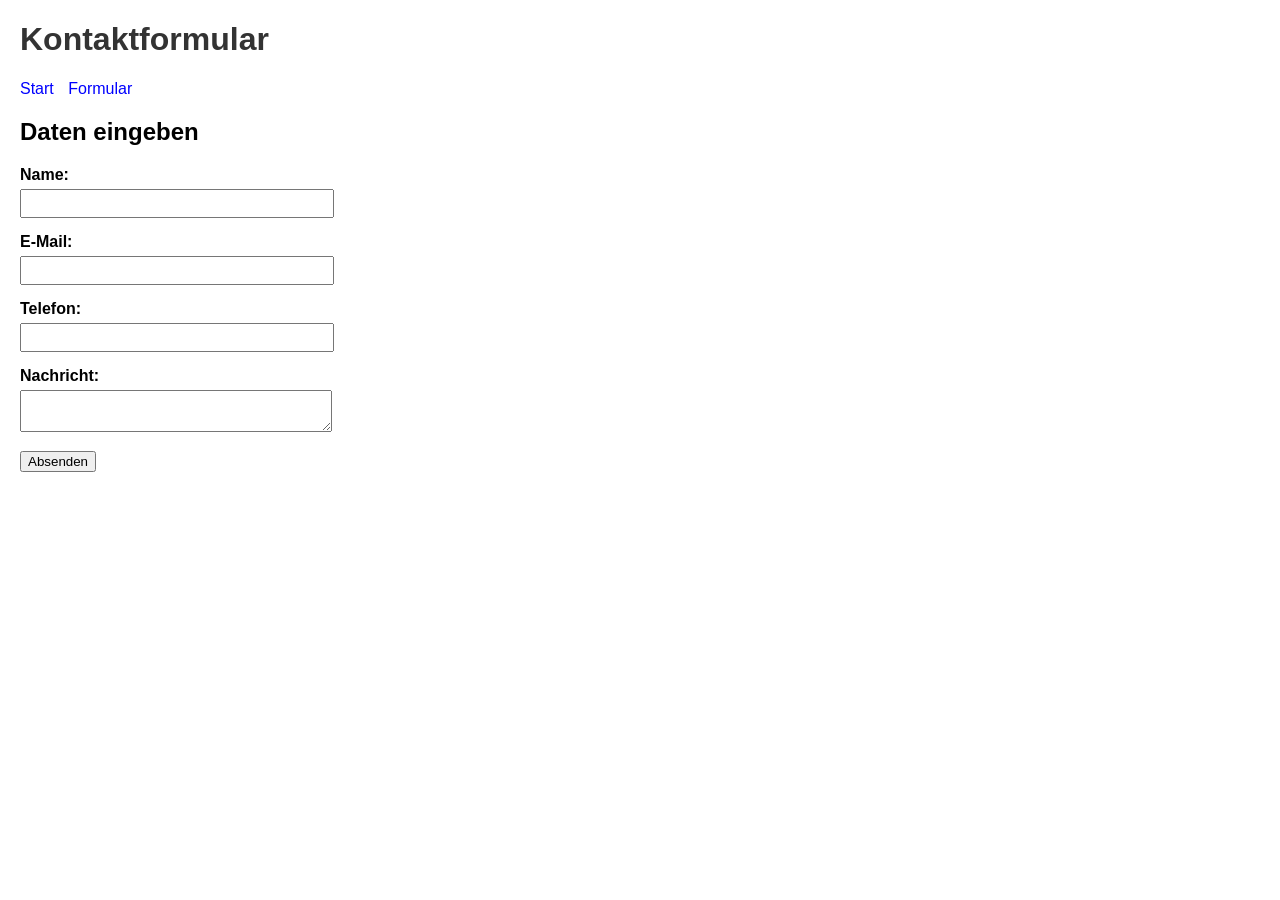
<file: 01-html-css/form.html>
<!DOCTYPE html>
<html lang="de">

<head>
    <meta charset="UTF-8">
    <title>Formular</title>

    <link rel="stylesheet" href="style.css">
</head>

<body>

    <header>
        <h1>Kontaktformular</h1>
    </header>

    <nav>
        <a href="index.html">Start</a>
        <a href="form.html">Formular</a>
    </nav>

    <main>
        <h2>Daten eingeben</h2>

        <!-- <form action="../02-php-basics/get.php" method="GET"> -->
        <form action="../02-php-basics/save.php" method="POST">

            <div class="form-group">
                <label for="name">Name:</label>
                <input type="text" id="name" name="name" required>
            </div>

            <div class="form-group">
                <label for="email">E-Mail:</label>
                <input type="email" id="email" name="email">
            </div>

            <div class="form-group">
                <label for="telefon">Telefon:</label>
                <input type="text" id="telefon" name="telefon">
            </div>

            <div class="form-group">
                <label for="message">Nachricht:</label>
                <textarea id="message" name="message"></textarea>
            </div>

            <button type="submit">Absenden</button>

        </form>

    </main>

</body>

</html>
</file>
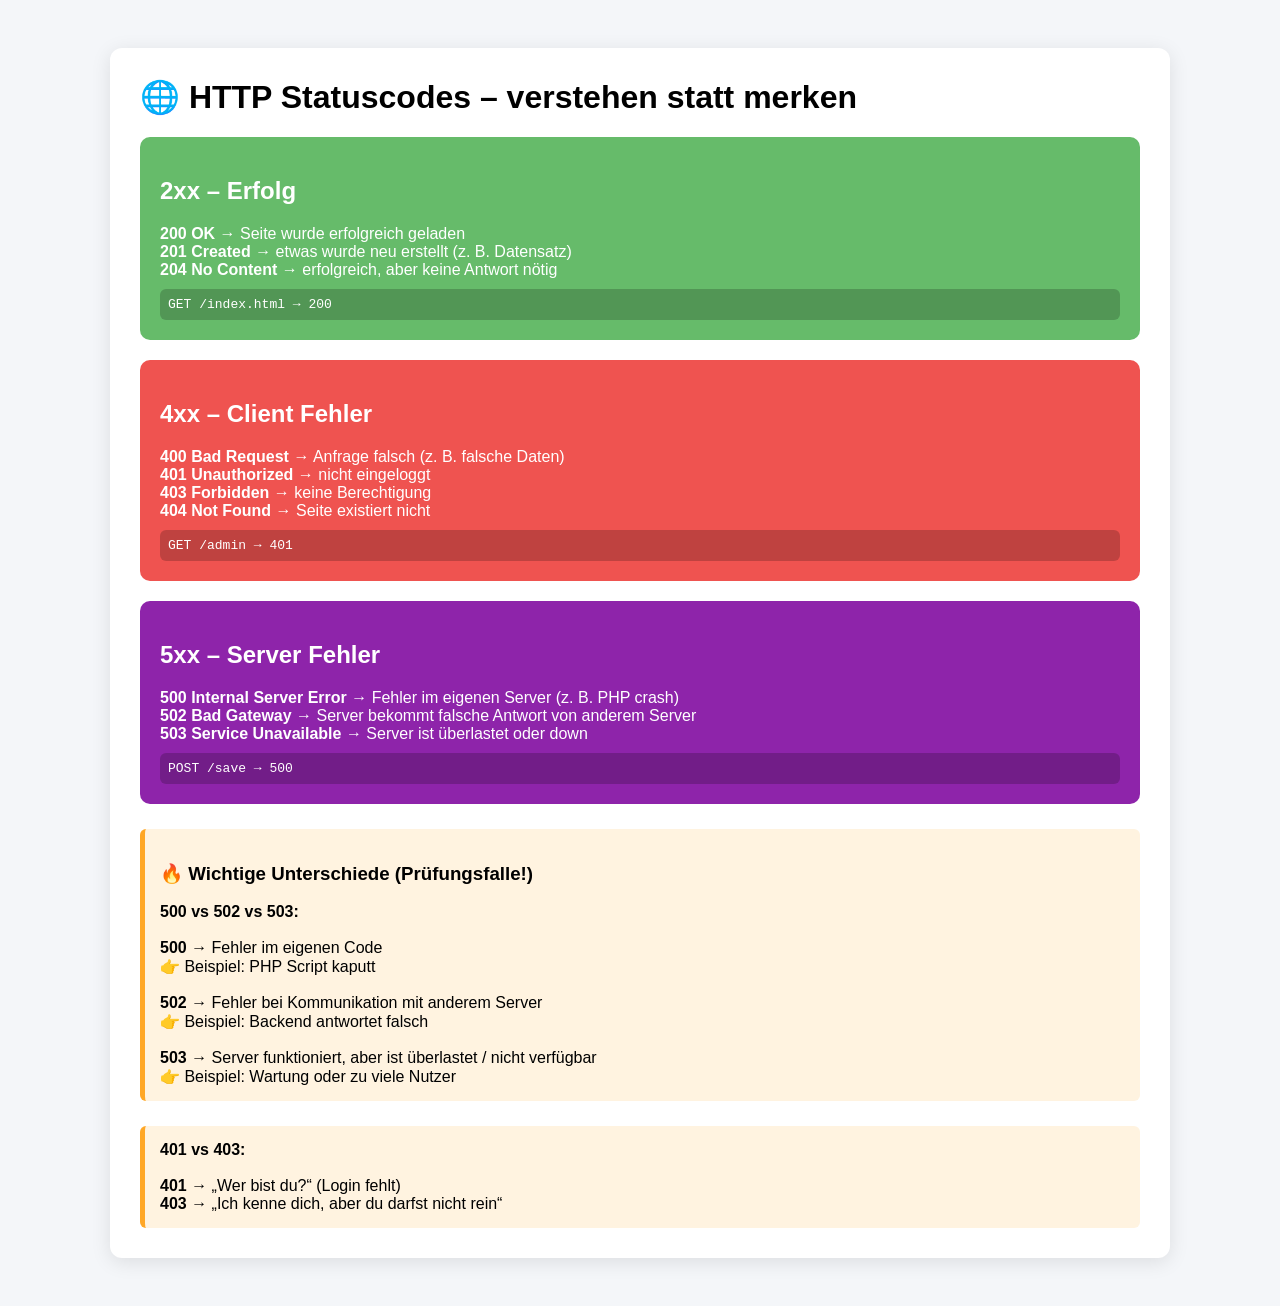
<file: 05-status-codes/overview.html>
<!DOCTYPE html>
<html lang="de">

<head>
    <meta charset="UTF-8">
    <title>HTTP Statuscodes – Verständnis</title>
    <style>
        body {
            font-family: Arial, sans-serif;
            background: #f4f6f9;
            padding: 40px;
        }

        .slide {
            max-width: 1000px;
            margin: auto;
            background: white;
            border-radius: 12px;
            padding: 30px;
            box-shadow: 0 4px 20px rgba(0, 0, 0, 0.1);
        }

        h1 {
            margin-top: 0;
        }

        .card {
            margin-top: 20px;
            padding: 20px;
            border-radius: 10px;
            color: white;
        }

        .success {
            background: #66bb6a;
        }

        .client {
            background: #ef5350;
        }

        .server {
            background: #8e24aa;
        }

        .code {
            margin-top: 10px;
            background: rgba(0, 0, 0, 0.2);
            padding: 8px;
            border-radius: 6px;
            font-family: monospace;
        }

        .compare {
            margin-top: 25px;
            background: #fff3e0;
            padding: 15px;
            border-left: 5px solid #ffa726;
            border-radius: 6px;
        }
    </style>
</head>

<body>
    <div class="slide">
        <h1>🌐 HTTP Statuscodes – verstehen statt merken</h1>

        <div class="card success">
            <h2>2xx – Erfolg</h2>
            <b>200 OK</b> → Seite wurde erfolgreich geladen<br>
            <b>201 Created</b> → etwas wurde neu erstellt (z. B. Datensatz)<br>
            <b>204 No Content</b> → erfolgreich, aber keine Antwort nötig

            <div class="code">GET /index.html → 200</div>
        </div>

        <div class="card client">
            <h2>4xx – Client Fehler</h2>
            <b>400 Bad Request</b> → Anfrage falsch (z. B. falsche Daten)<br>
            <b>401 Unauthorized</b> → nicht eingeloggt<br>
            <b>403 Forbidden</b> → keine Berechtigung<br>
            <b>404 Not Found</b> → Seite existiert nicht

            <div class="code">GET /admin → 401</div>
        </div>

        <div class="card server">
            <h2>5xx – Server Fehler</h2>
            <b>500 Internal Server Error</b> → Fehler im eigenen Server (z. B. PHP crash)<br>
            <b>502 Bad Gateway</b> → Server bekommt falsche Antwort von anderem Server<br>
            <b>503 Service Unavailable</b> → Server ist überlastet oder down

            <div class="code">POST /save → 500</div>
        </div>

        <div class="compare">
            <h3>🔥 Wichtige Unterschiede (Prüfungsfalle!)</h3>

            <b>500 vs 502 vs 503:</b><br><br>

            <b>500</b> → Fehler im eigenen Code<br>
            👉 Beispiel: PHP Script kaputt<br><br>

            <b>502</b> → Fehler bei Kommunikation mit anderem Server<br>
            👉 Beispiel: Backend antwortet falsch<br><br>

            <b>503</b> → Server funktioniert, aber ist überlastet / nicht verfügbar<br>
            👉 Beispiel: Wartung oder zu viele Nutzer
        </div>

        <div class="compare">
            <b>401 vs 403:</b><br><br>

            <b>401</b> → „Wer bist du?“ (Login fehlt)<br>
            <b>403</b> → „Ich kenne dich, aber du darfst nicht rein“
        </div>

    </div>
</body>

</html>
</file>
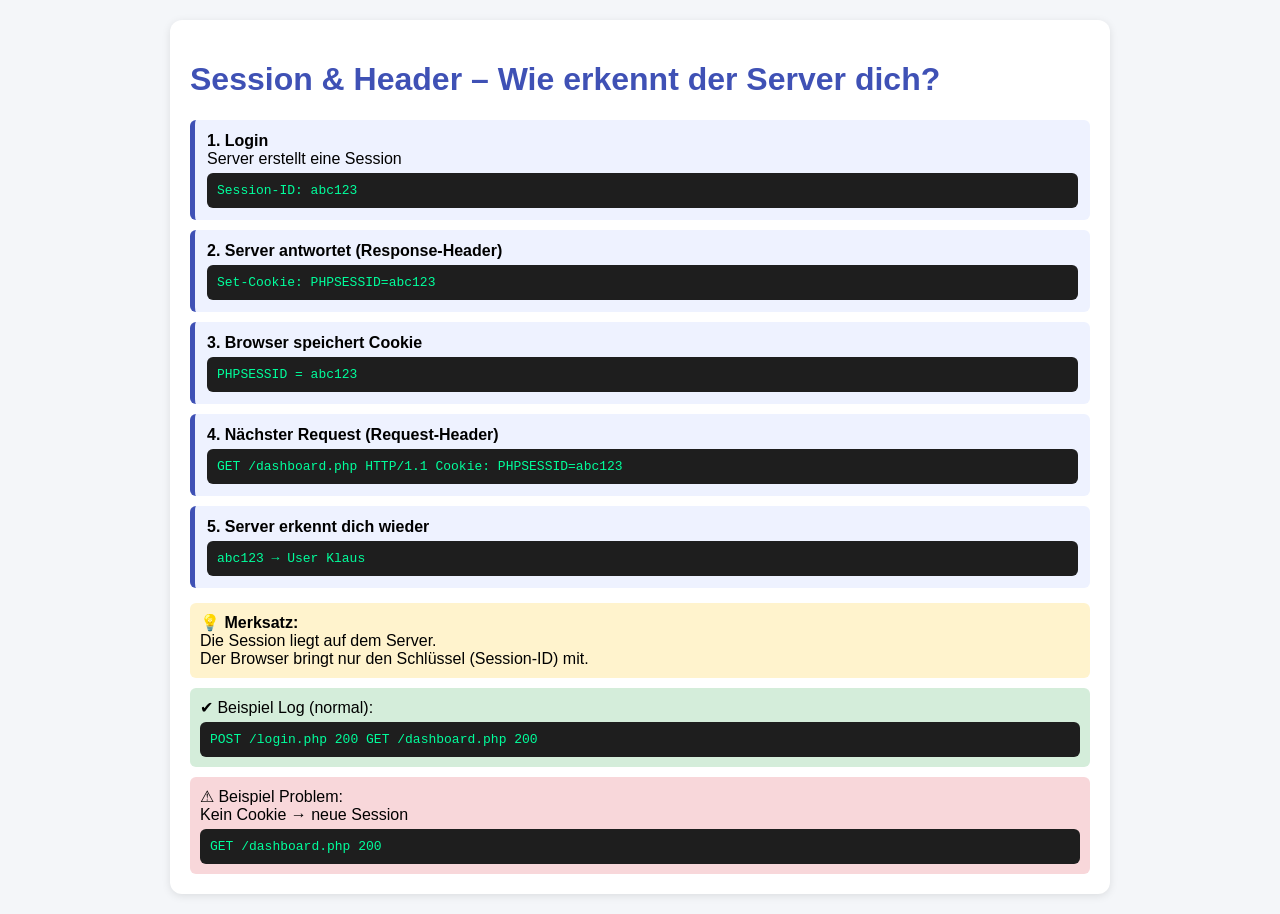
<file: 06-folien/session_handling.html>
<!DOCTYPE html>
<html lang="de">
<head>
    <meta charset="UTF-8">
    <title>Session & Header</title>
    <style>
        body {
            font-family: Arial, sans-serif;
            background: #f4f6f9;
            margin: 0;
            padding: 20px;
        }

        .card {
            background: white;
            border-radius: 12px;
            padding: 20px;
            max-width: 900px;
            margin: auto;
            box-shadow: 0 2px 8px rgba(0,0,0,0.1);
        }

        h1 {
            color: #3f51b5;
        }

        .step {
            background: #eef2ff;
            padding: 12px;
            margin: 10px 0;
            border-left: 5px solid #3f51b5;
            border-radius: 6px;
        }

        .code {
            background: #1e1e1e;
            color: #00ff9c;
            padding: 10px;
            border-radius: 6px;
            font-family: monospace;
            margin-top: 5px;
        }

        .highlight {
            background: #fff3cd;
            padding: 10px;
            border-radius: 6px;
            margin-top: 15px;
        }

        .danger {
            background: #f8d7da;
            padding: 10px;
            border-radius: 6px;
            margin-top: 10px;
        }

        .success {
            background: #d4edda;
            padding: 10px;
            border-radius: 6px;
            margin-top: 10px;
        }
    </style>
</head>
<body>

<div class="card">

    <h1>Session & Header – Wie erkennt der Server dich?</h1>

    <div class="step">
        <strong>1. Login</strong><br>
        Server erstellt eine Session
        <div class="code">
Session-ID: abc123
        </div>
    </div>

    <div class="step">
        <strong>2. Server antwortet (Response-Header)</strong>
        <div class="code">
Set-Cookie: PHPSESSID=abc123
        </div>
    </div>

    <div class="step">
        <strong>3. Browser speichert Cookie</strong>
        <div class="code">
PHPSESSID = abc123
        </div>
    </div>

    <div class="step">
        <strong>4. Nächster Request (Request-Header)</strong>
        <div class="code">
GET /dashboard.php HTTP/1.1
Cookie: PHPSESSID=abc123
        </div>
    </div>

    <div class="step">
        <strong>5. Server erkennt dich wieder</strong>
        <div class="code">
abc123 → User Klaus
        </div>
    </div>

    <div class="highlight">
        💡 <strong>Merksatz:</strong><br>
        Die Session liegt auf dem Server.<br>
        Der Browser bringt nur den Schlüssel (Session-ID) mit.
    </div>

    <div class="success">
        ✔ Beispiel Log (normal):<br>
        <div class="code">
POST /login.php 200
GET /dashboard.php 200
        </div>
    </div>

    <div class="danger">
        ⚠ Beispiel Problem:<br>
        Kein Cookie → neue Session<br>
        <div class="code">
GET /dashboard.php 200
        </div>
    </div>

</div>

</body>
</html>
</file>
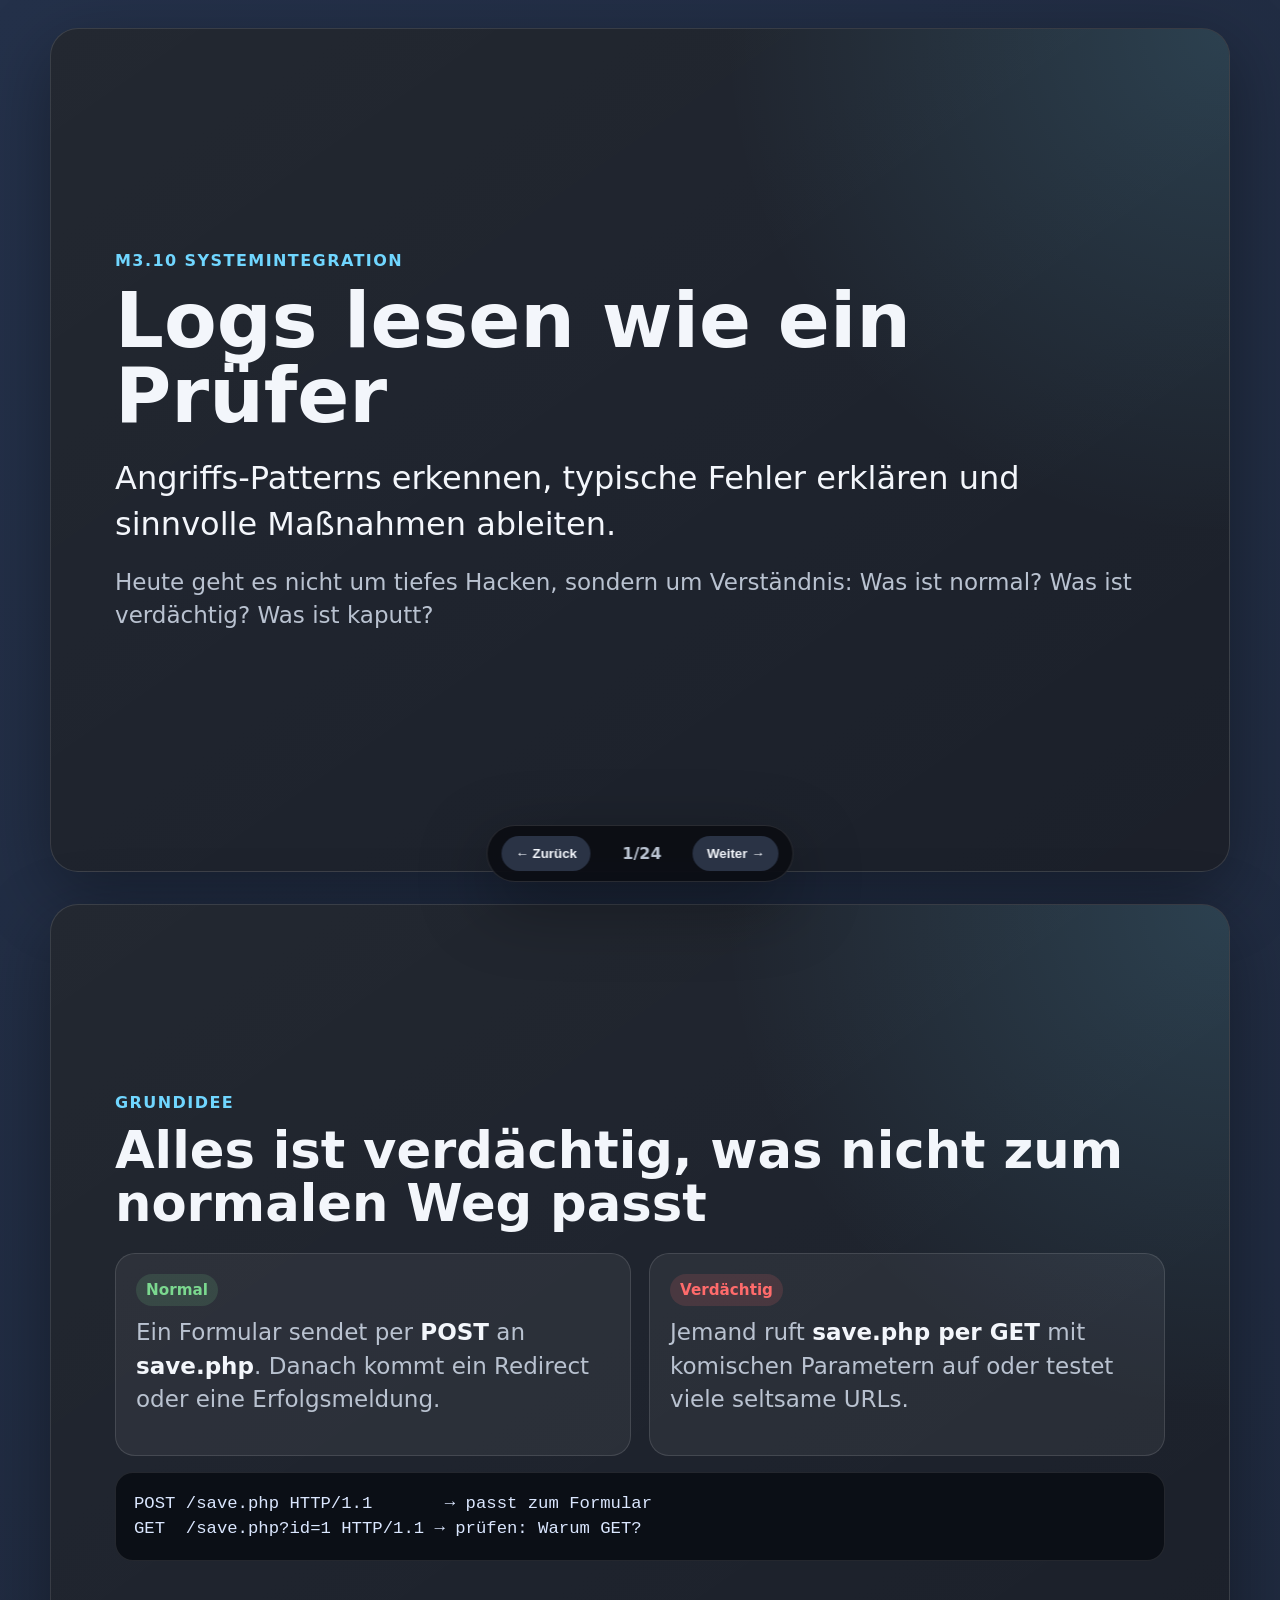
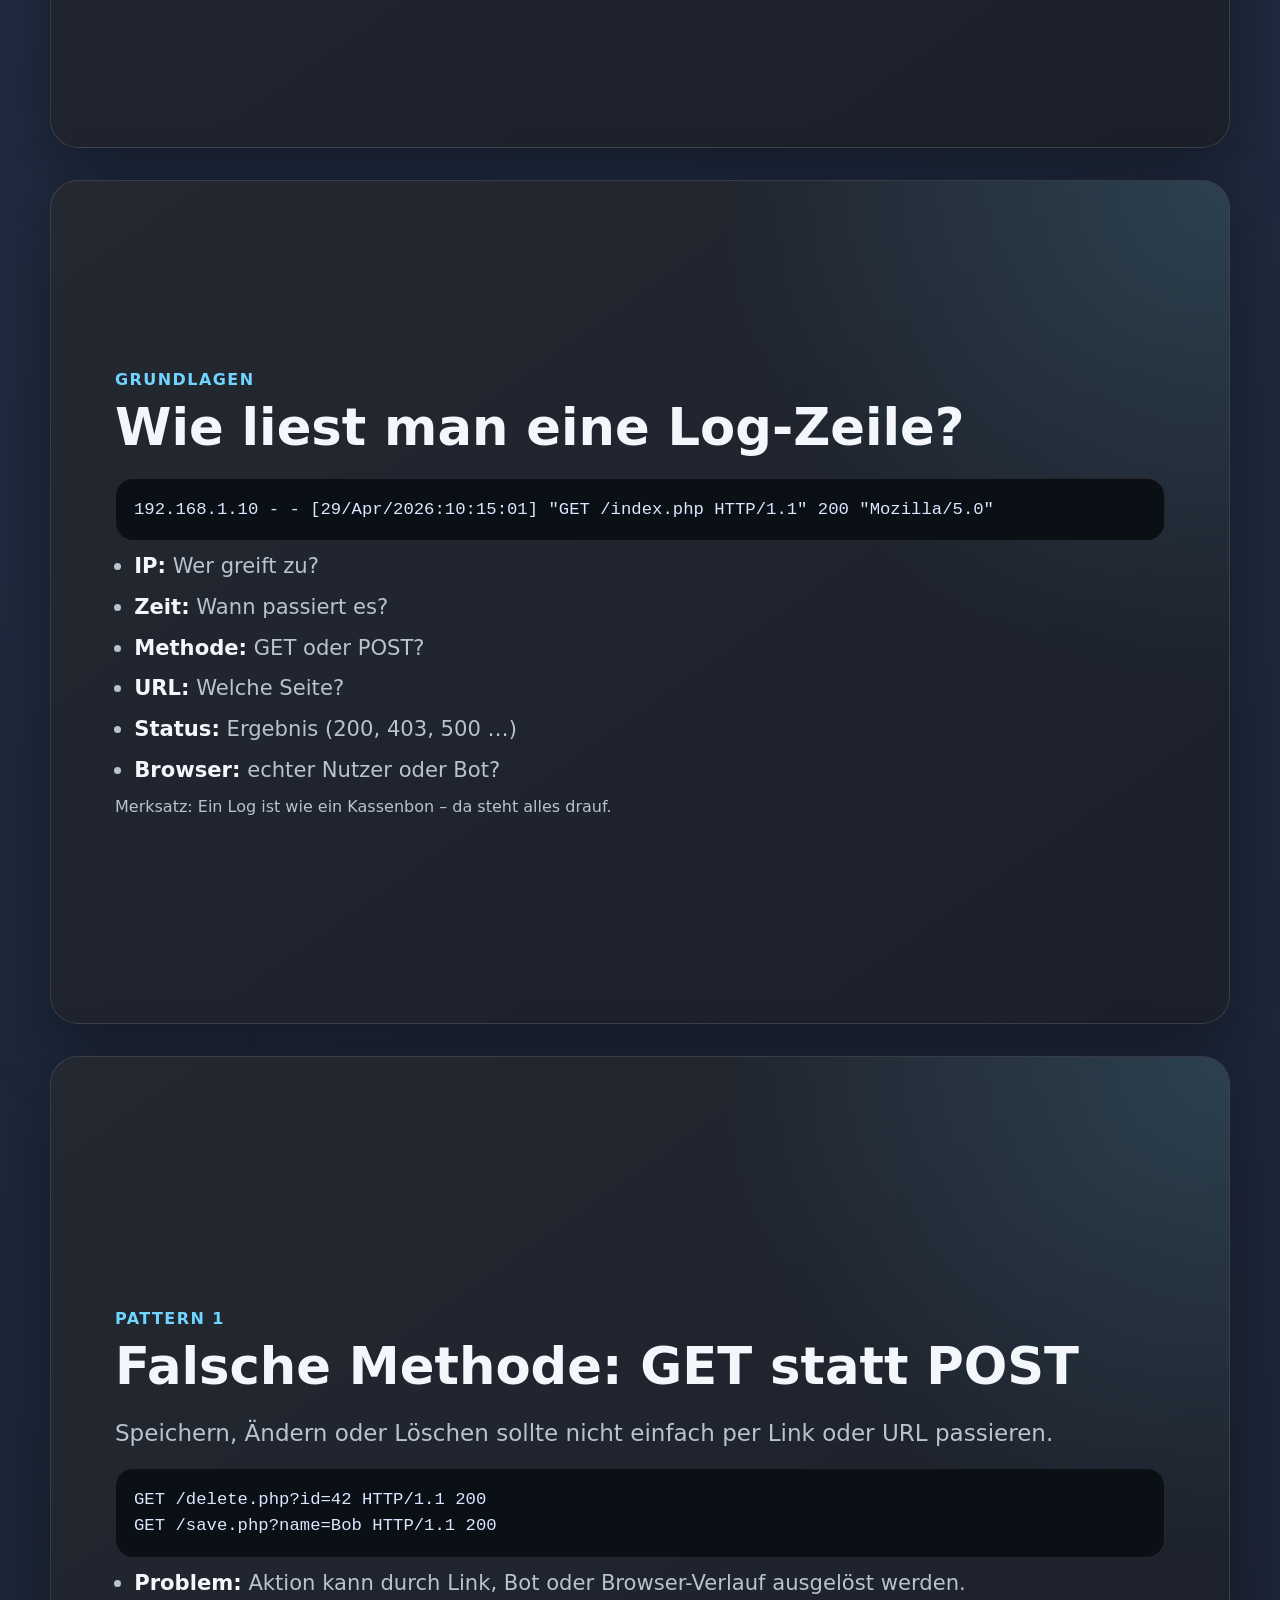
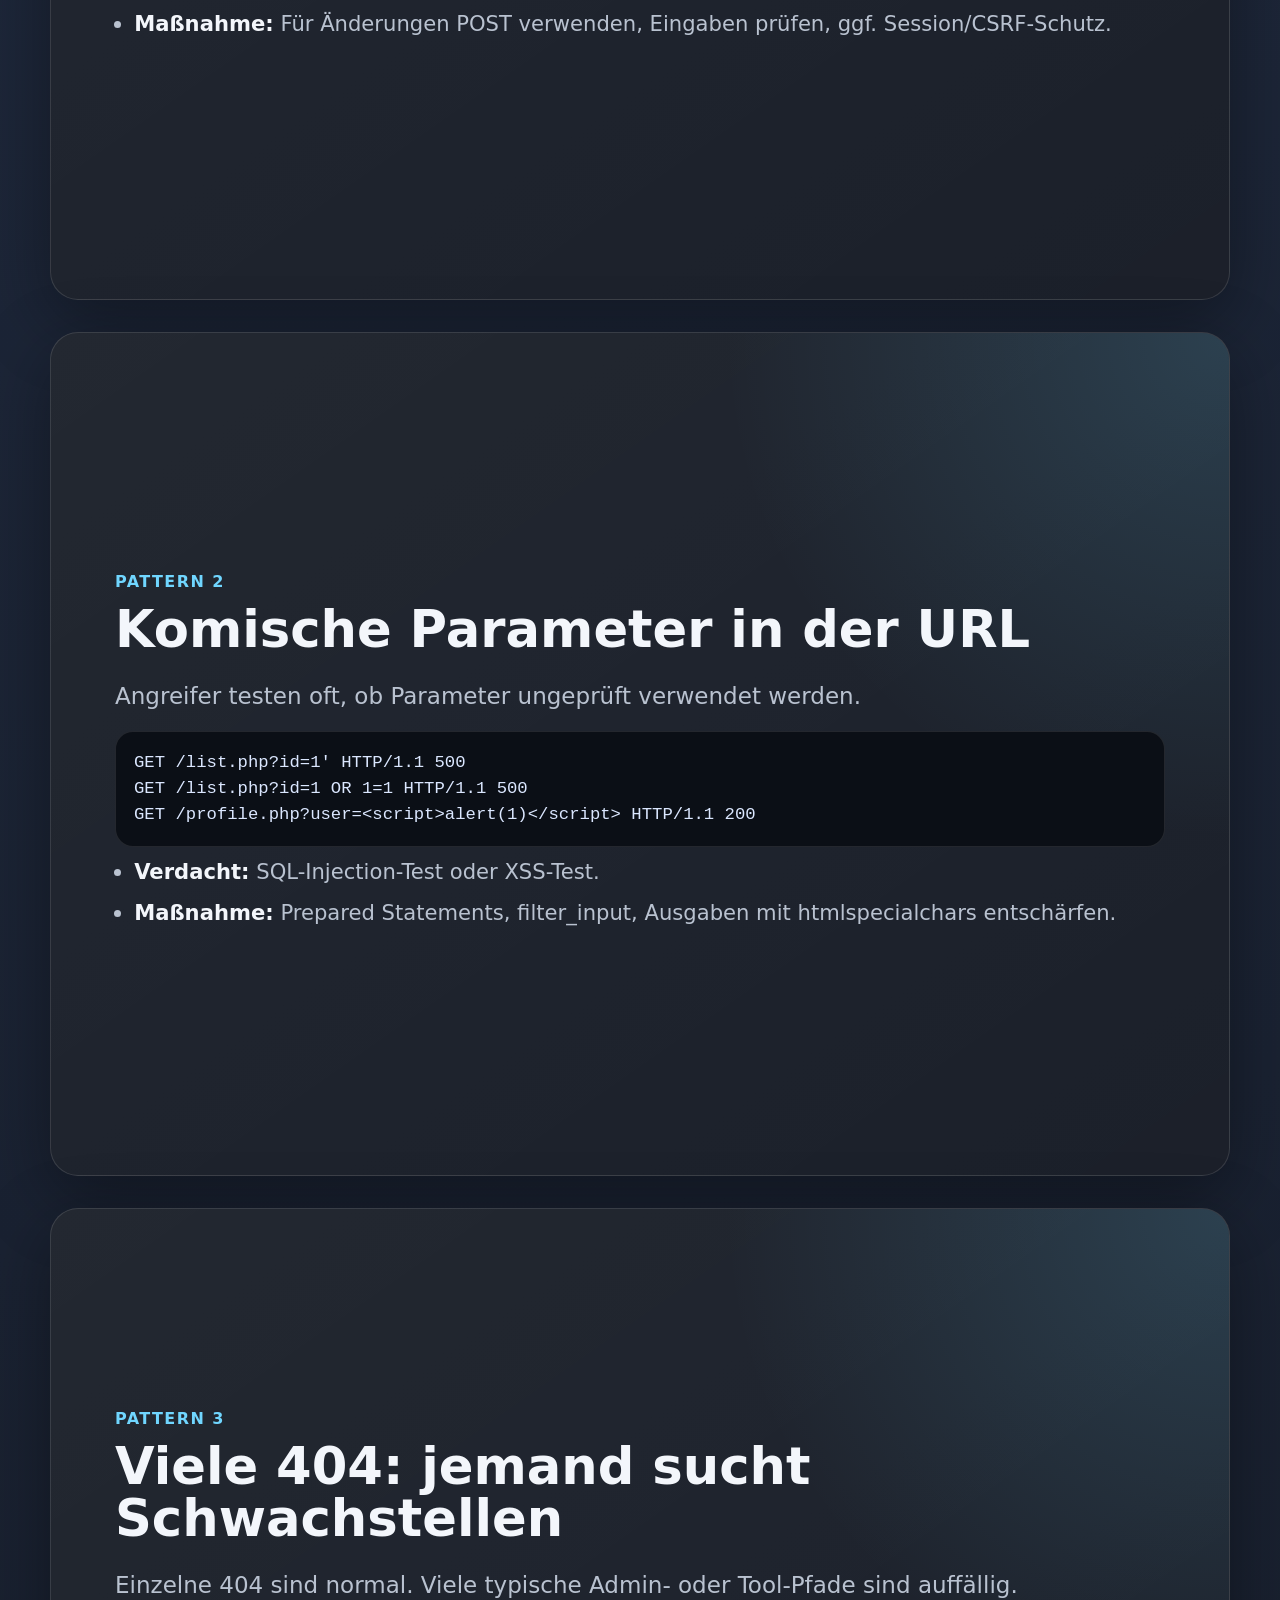
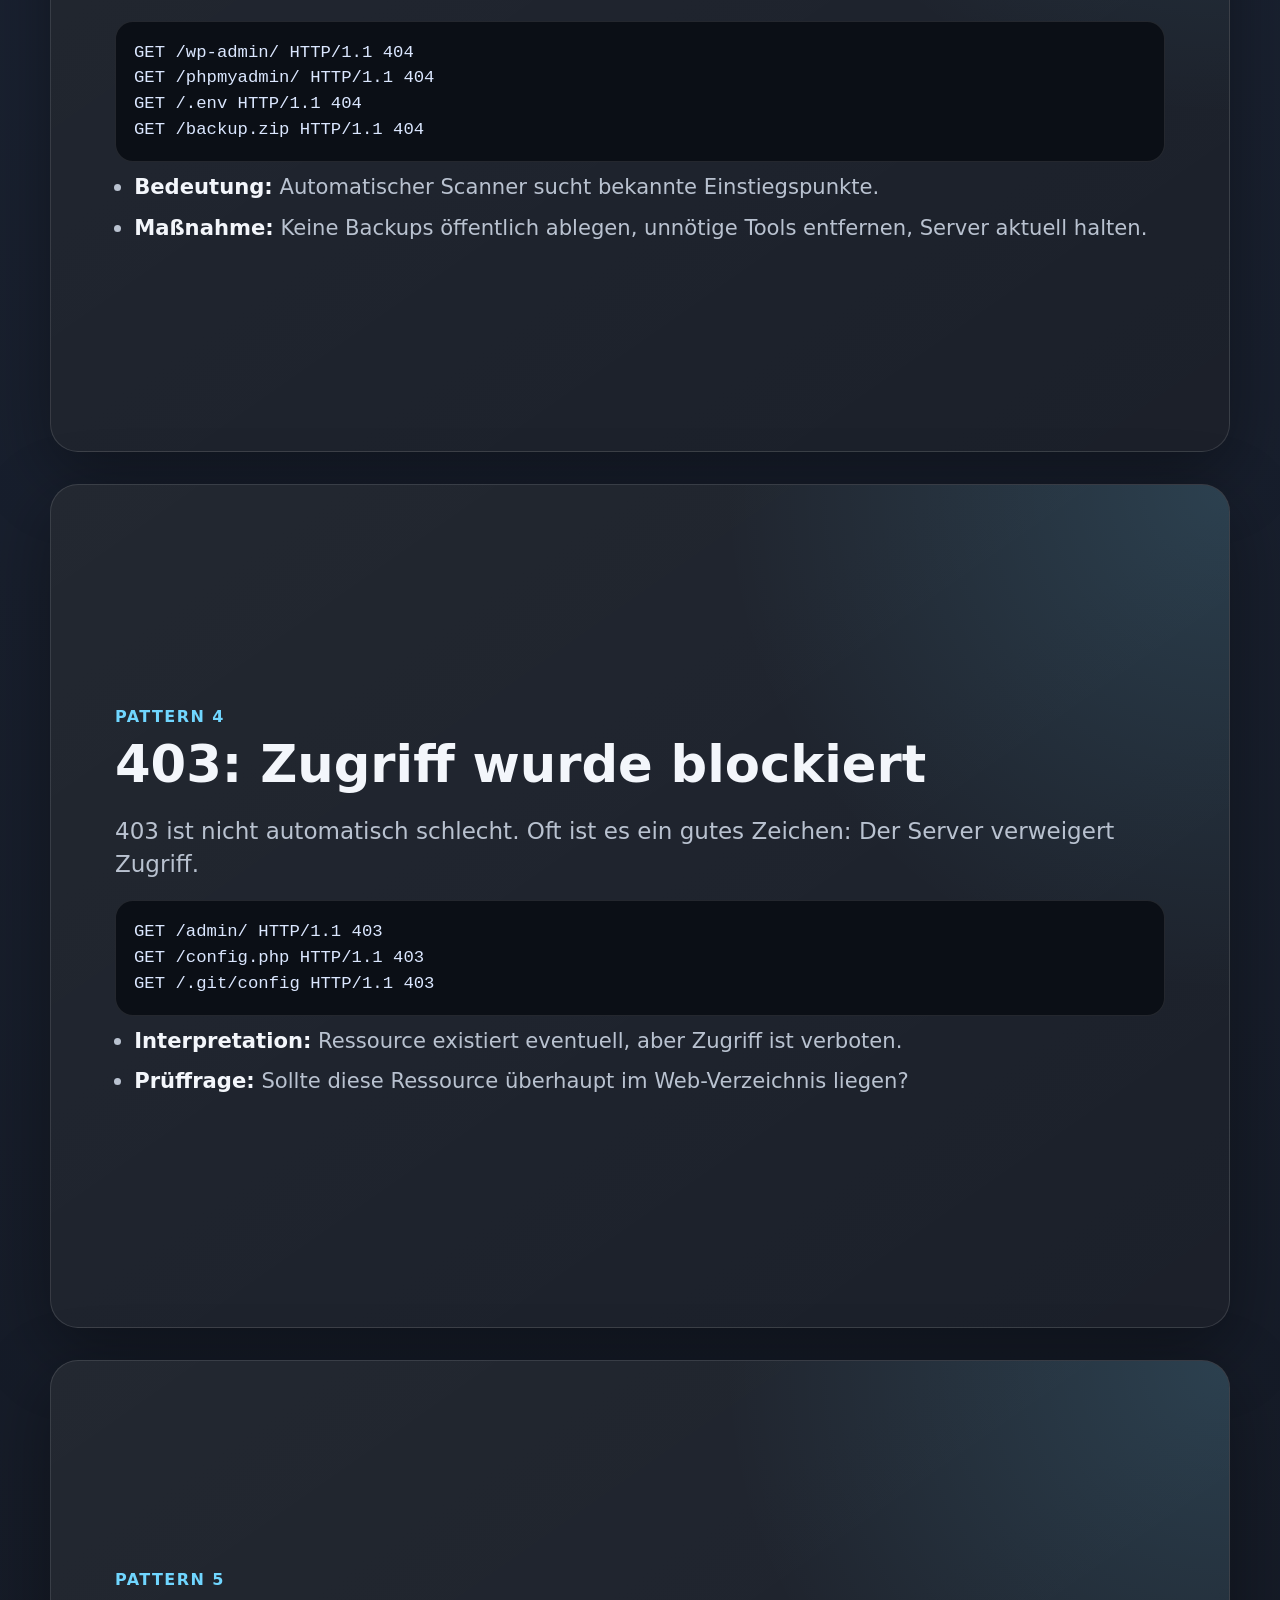
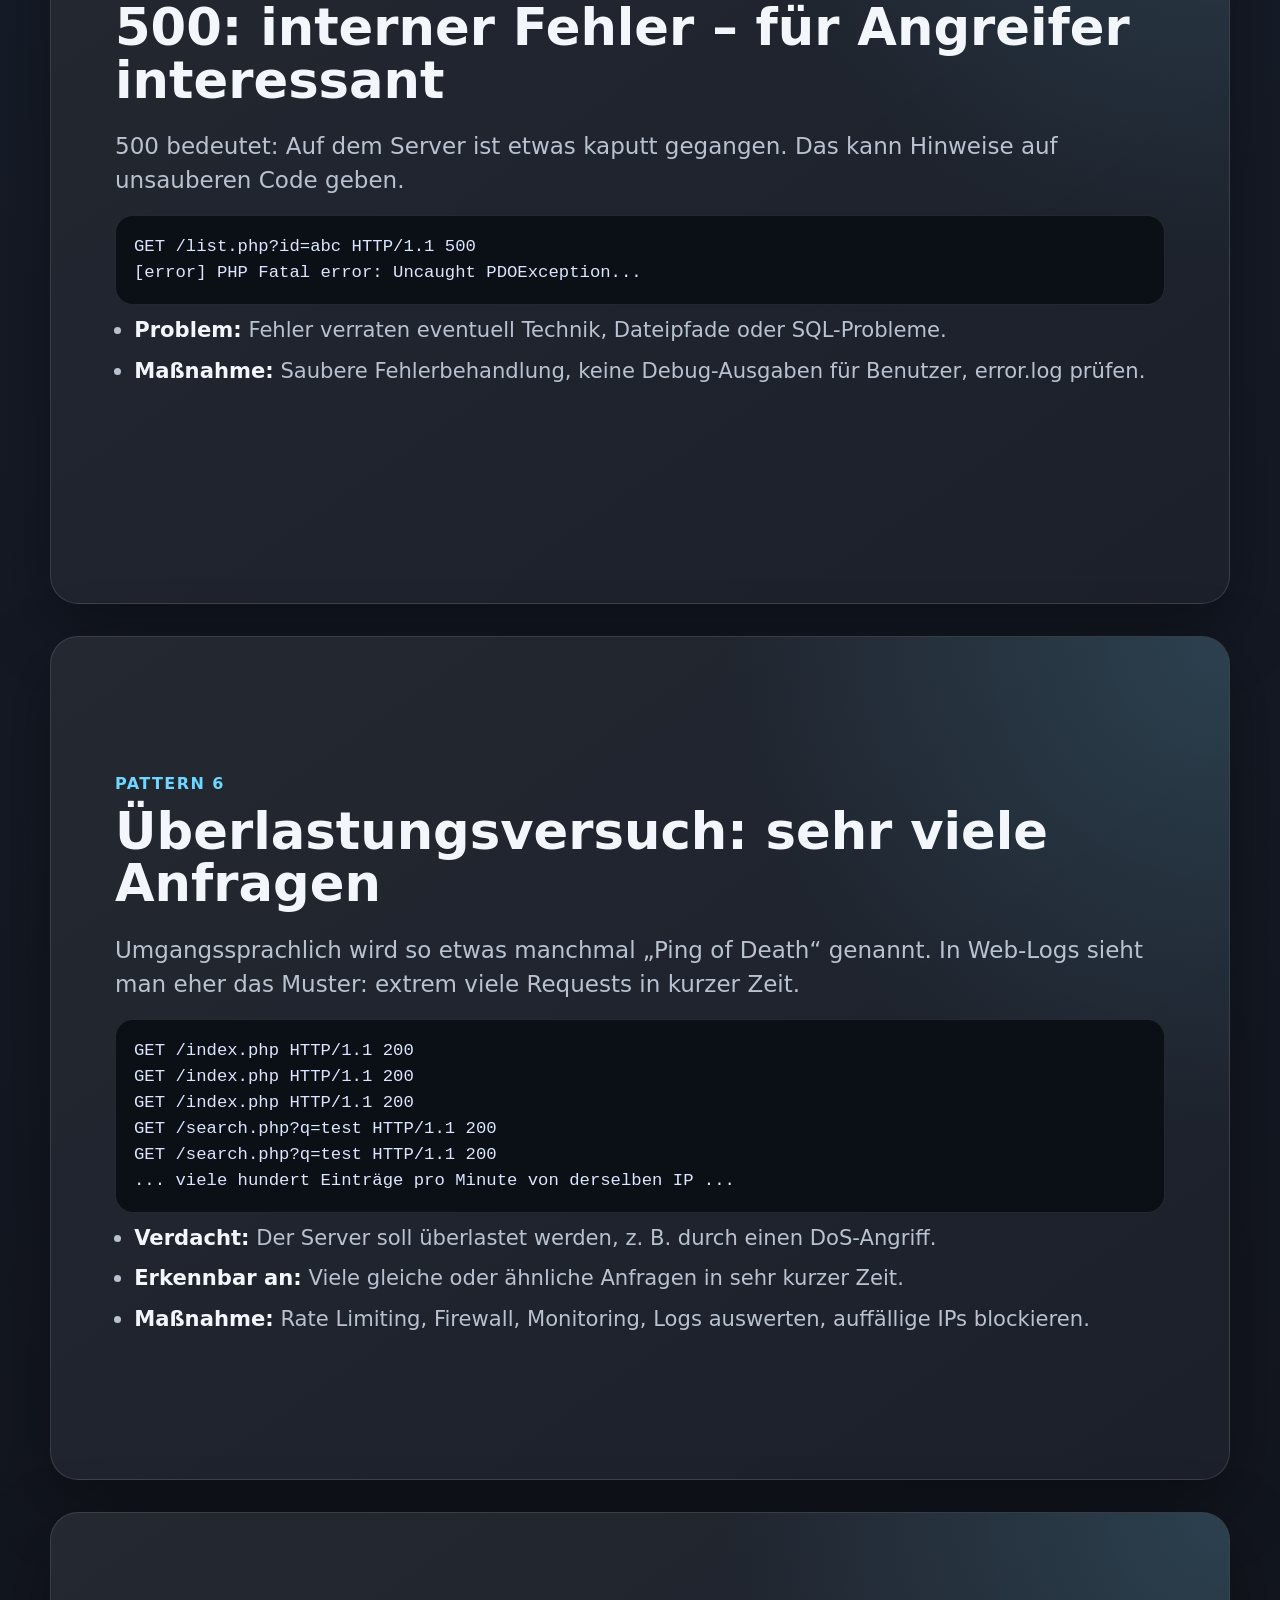
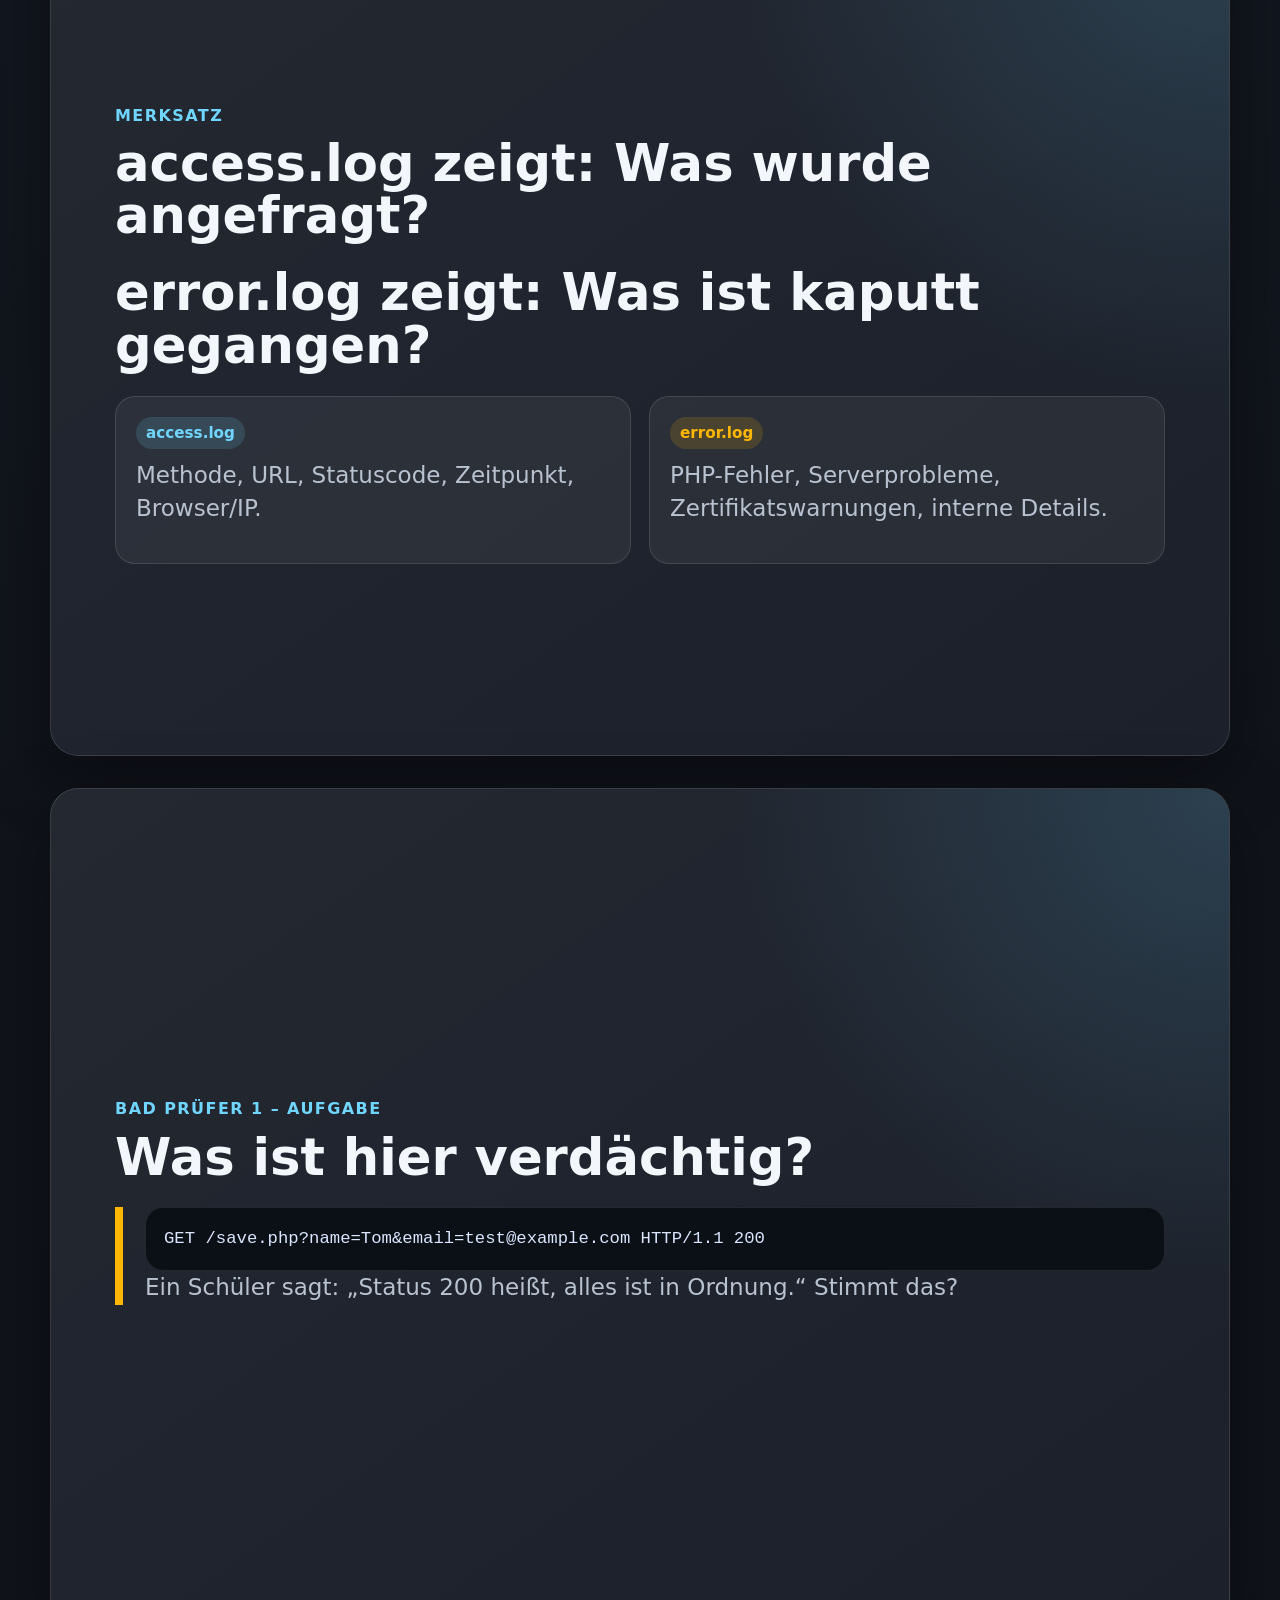
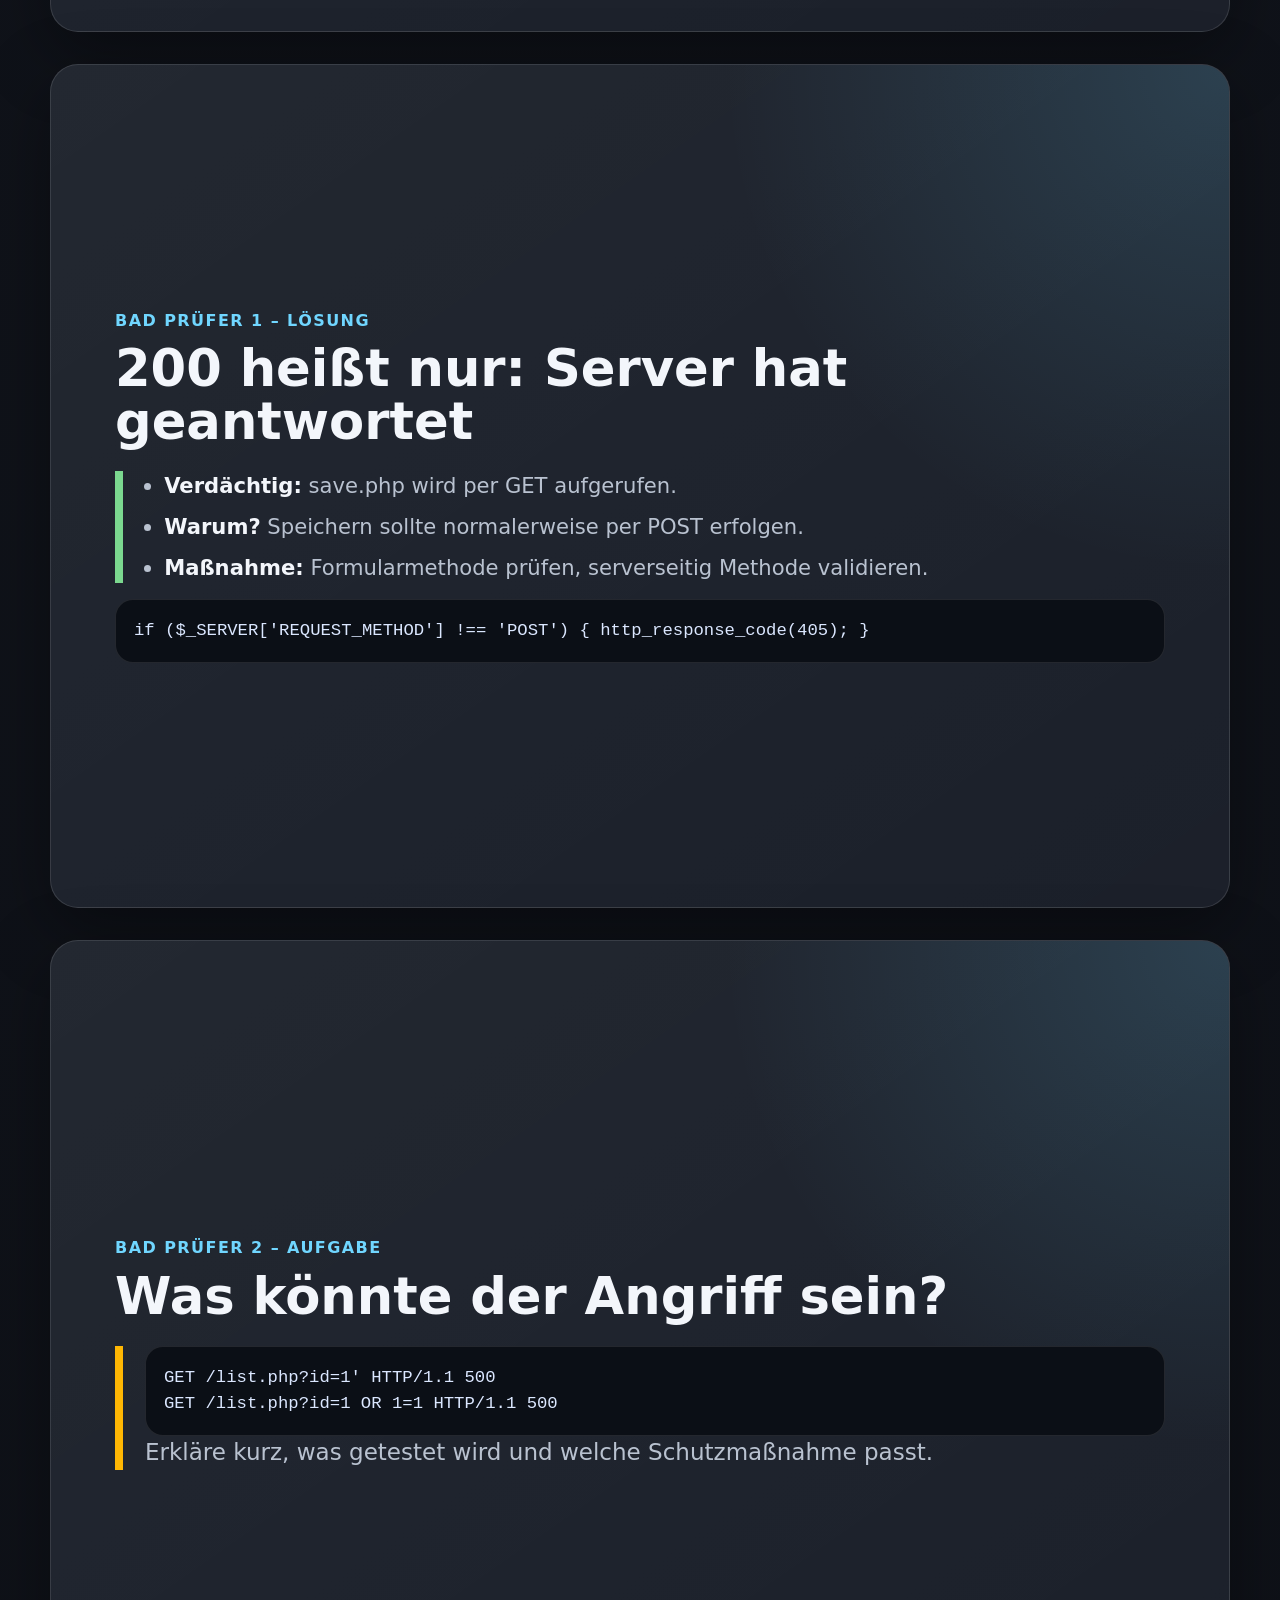
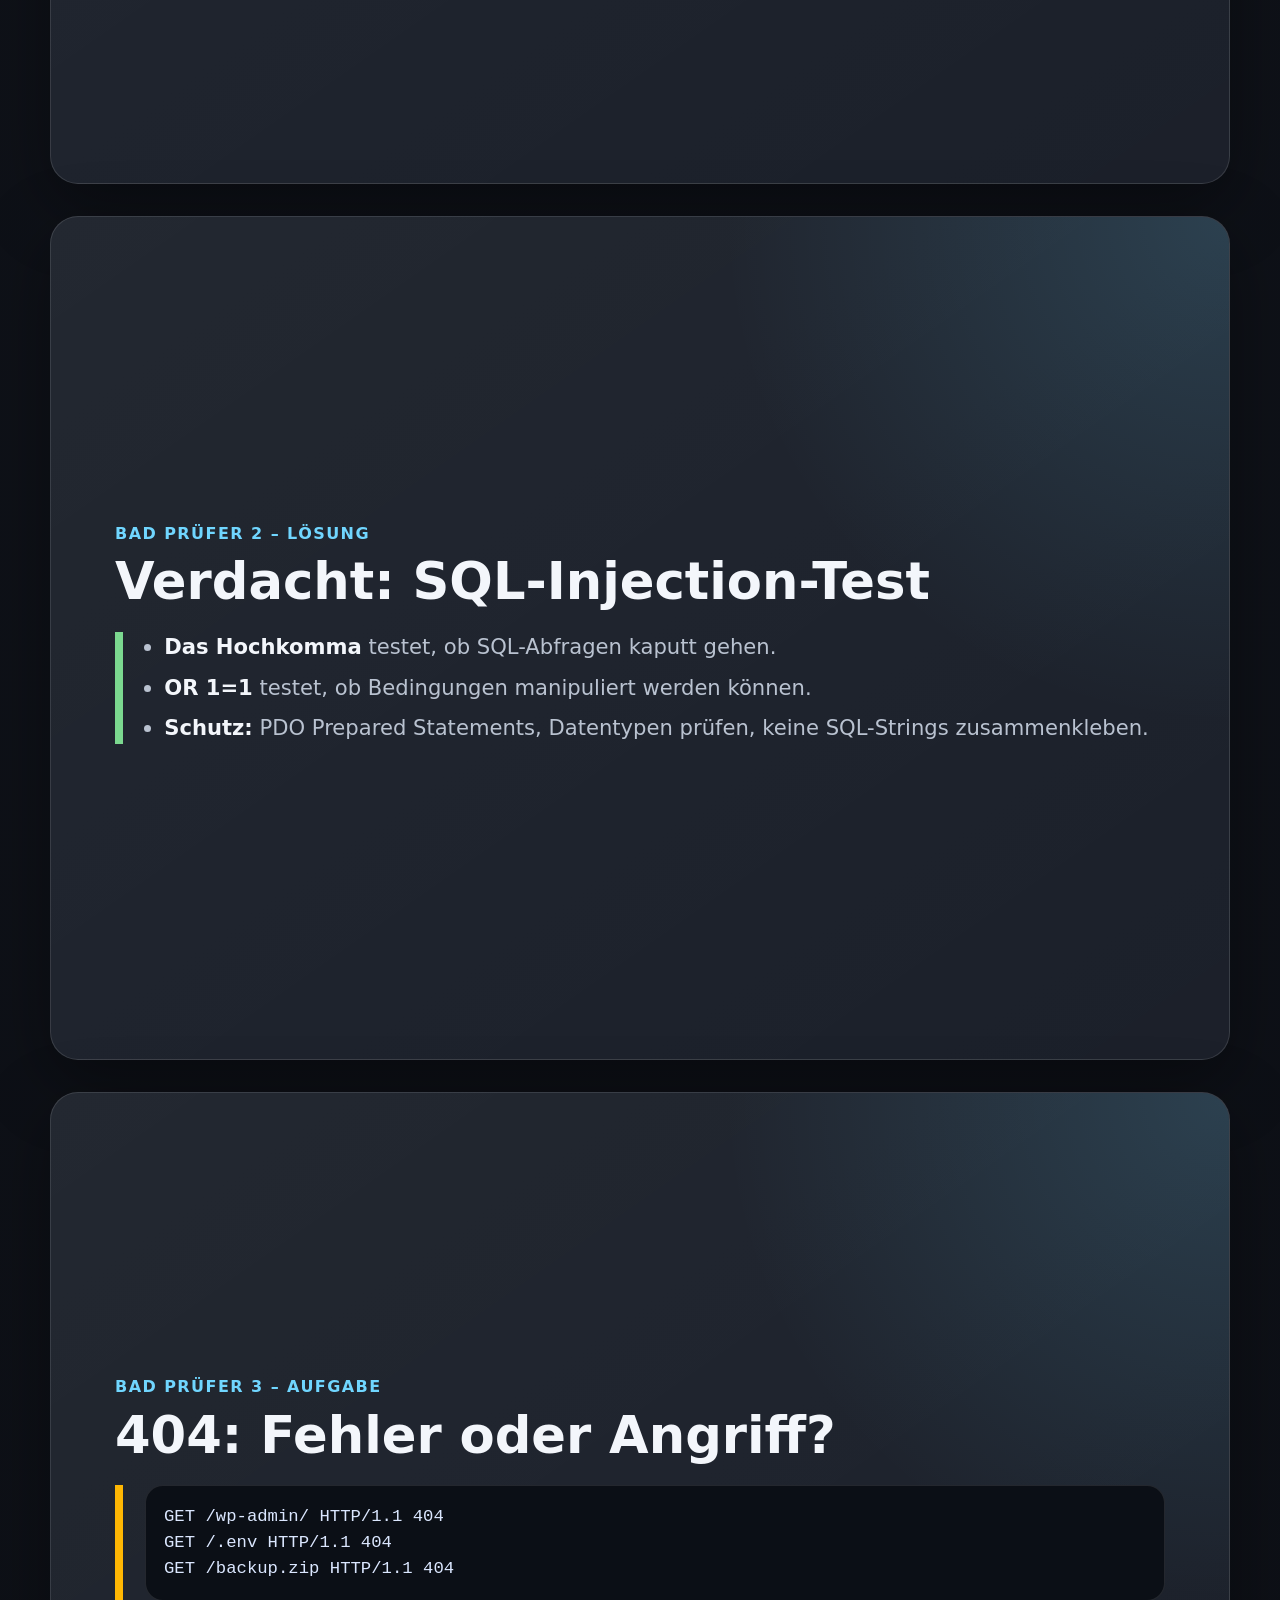
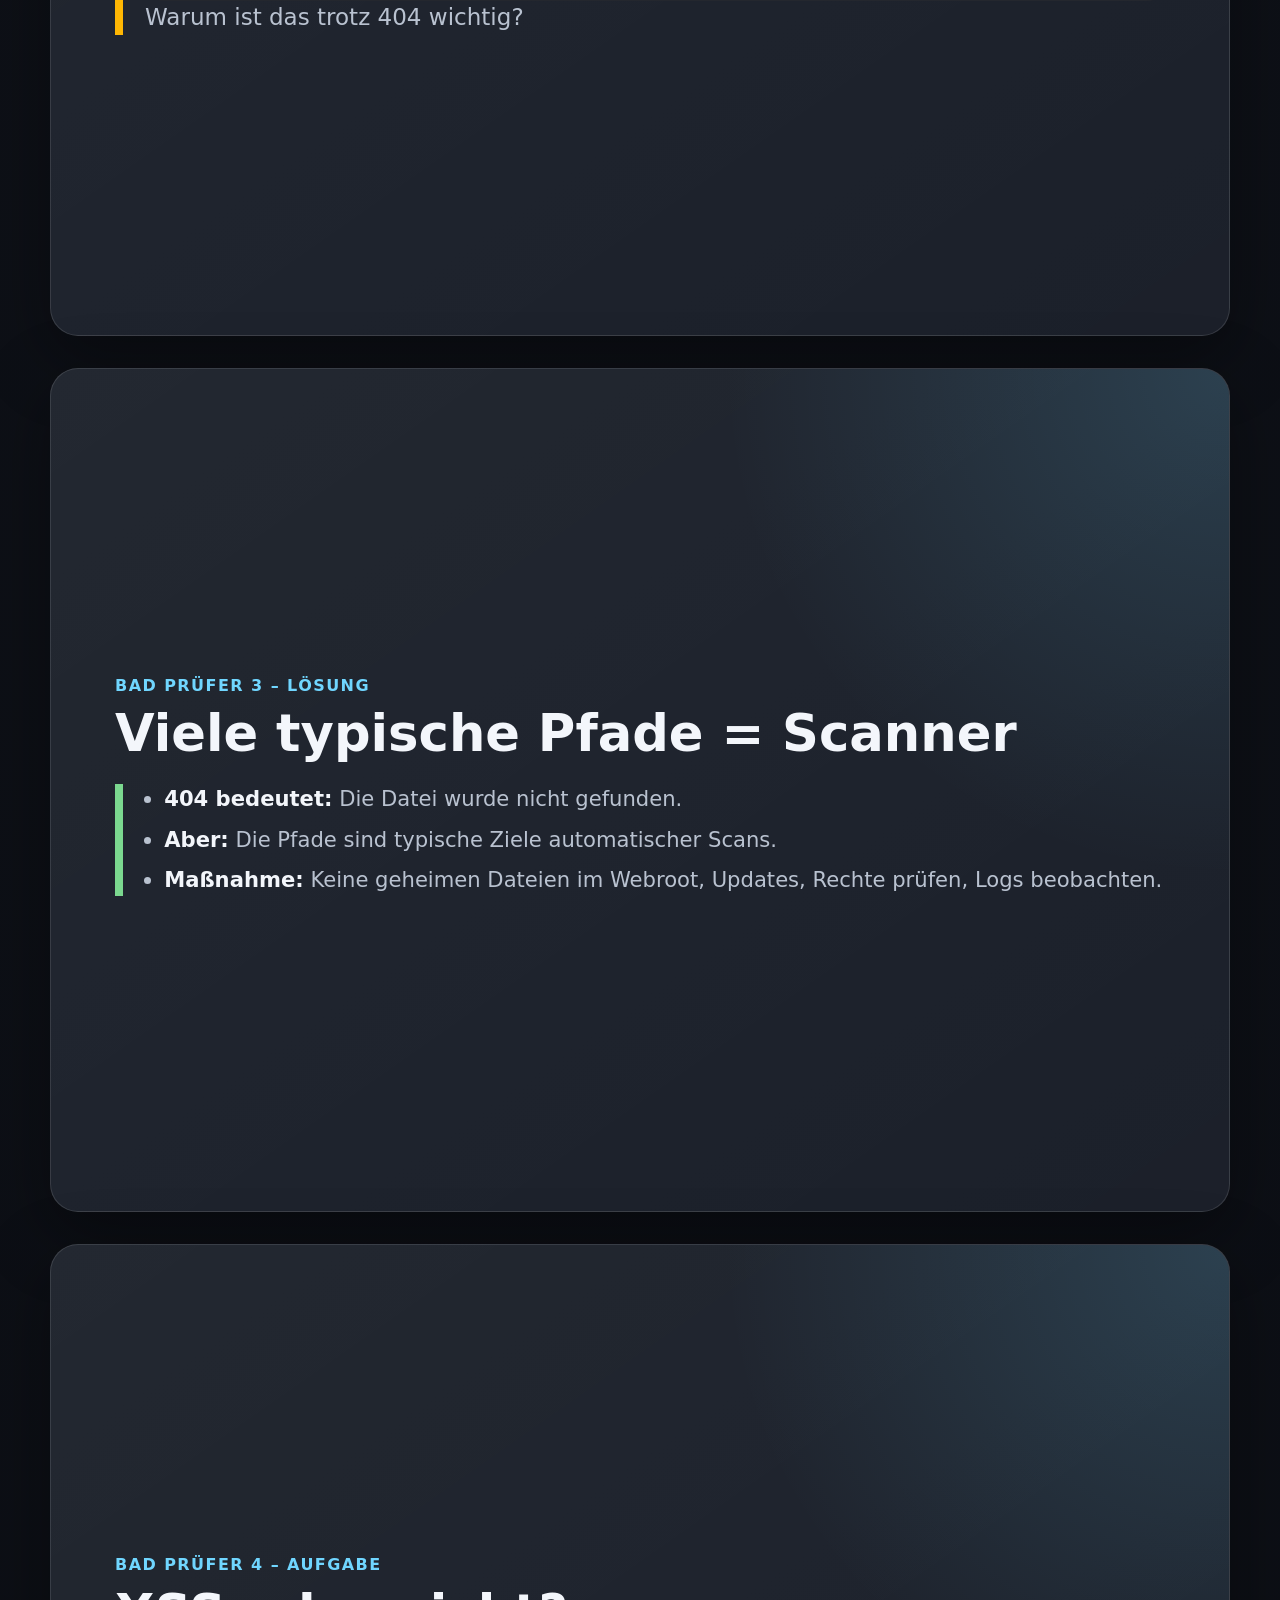
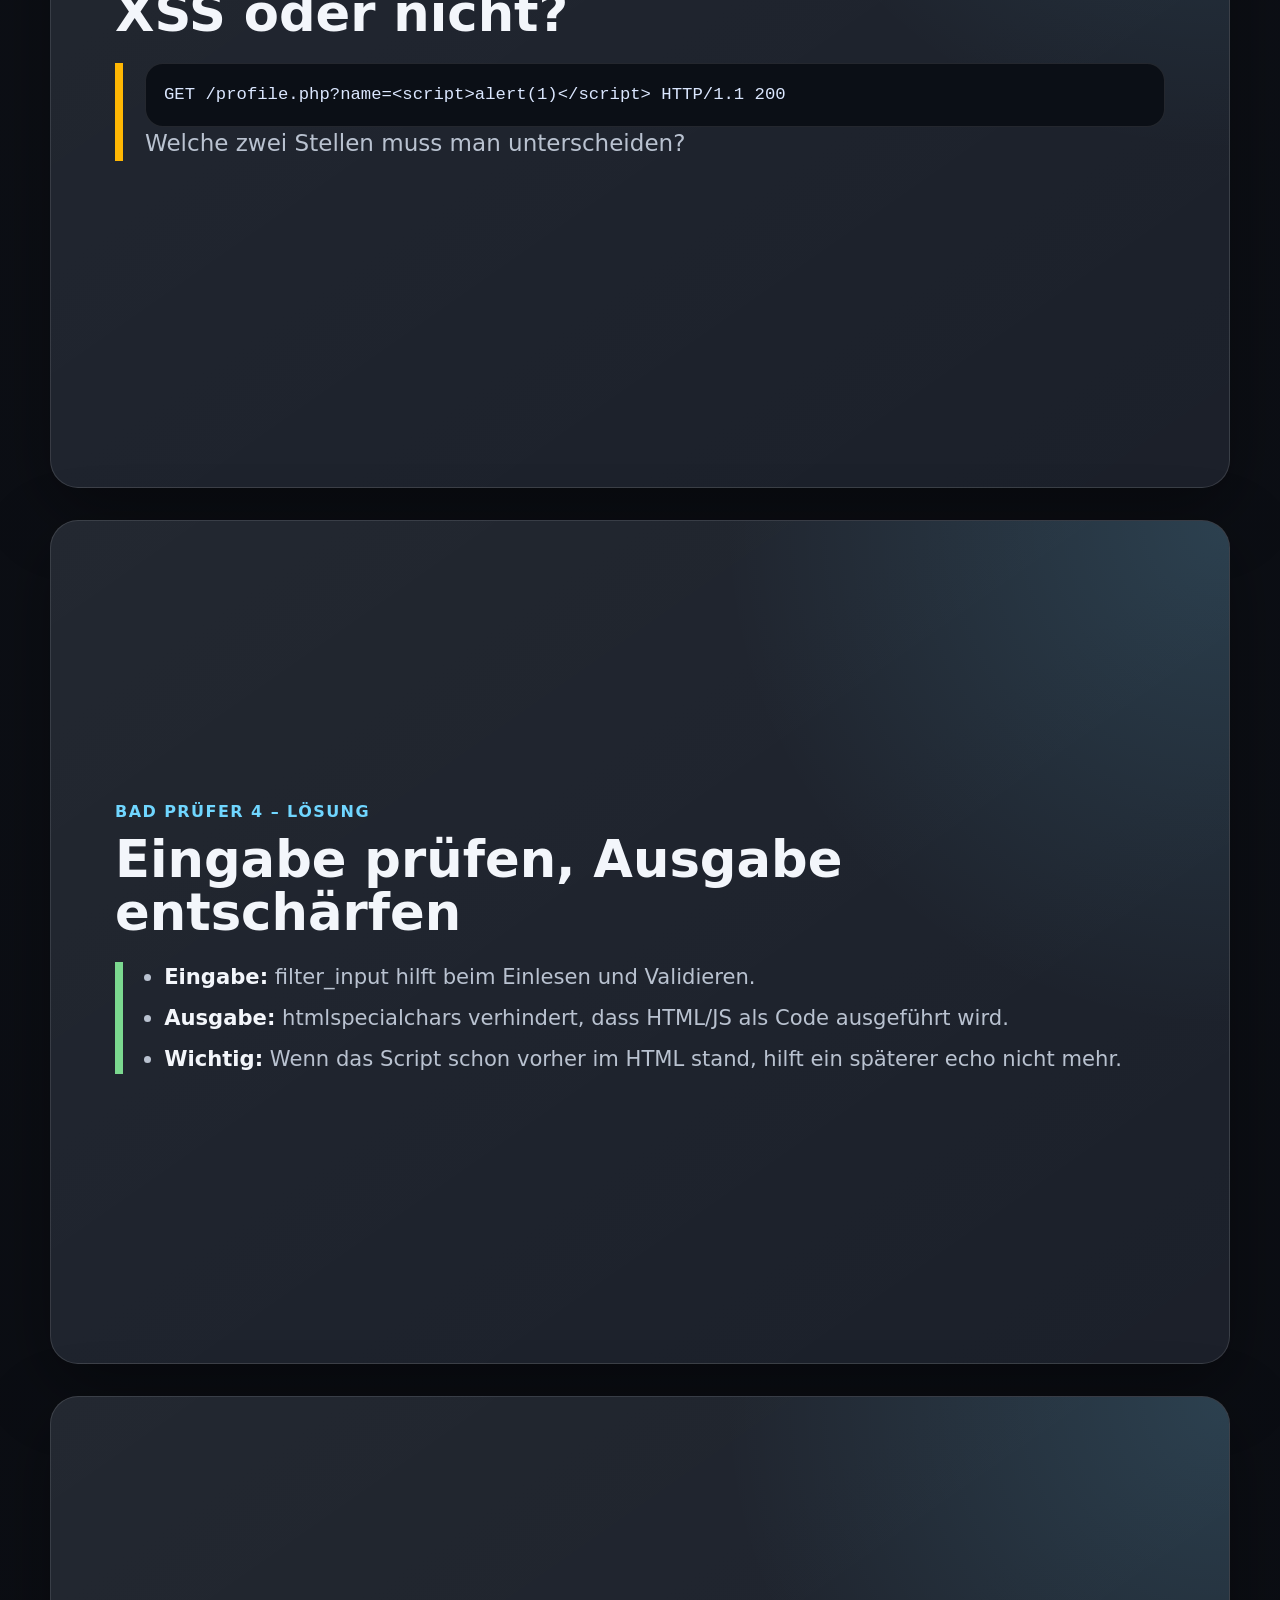
<file: 06-folien/web_logs_bad_pruefer.html>
<!doctype html>
<html lang="de">
<head>
  <meta charset="utf-8" />
  <meta name="viewport" content="width=device-width, initial-scale=1" />
  <title>M3.10 – Angriffs-Patterns in Logs & Bad-Prüfer-Übungen</title>
  <style>
    :root {
      --bg: #10131a;
      --slide: #171c26;
      --slide-2: #1e2533;
      --text: #f3f6fb;
      --muted: #b9c2d0;
      --accent: #70d6ff;
      --accent-2: #ffb703;
      --danger: #ff6b6b;
      --ok: #7bd88f;
      --border: rgba(255,255,255,.12);
      --code: #0b0f16;
      --shadow: 0 22px 70px rgba(0,0,0,.35);
    }

    * { box-sizing: border-box; }
    html { scroll-behavior: smooth; }
    body {
      margin: 0;
      font-family: system-ui, -apple-system, BlinkMacSystemFont, "Segoe UI", sans-serif;
      background: radial-gradient(circle at top left, #24314a 0, var(--bg) 42%, #080a0f 100%);
      color: var(--text);
      line-height: 1.45;
    }

    .toolbar {
      position: fixed;
      z-index: 50;
      left: 50%;
      bottom: 18px;
      transform: translateX(-50%);
      display: flex;
      gap: 10px;
      align-items: center;
      padding: 10px 14px;
      background: rgba(8,10,15,.78);
      border: 1px solid var(--border);
      border-radius: 999px;
      backdrop-filter: blur(12px);
      box-shadow: var(--shadow);
    }

    button {
      border: 0;
      border-radius: 999px;
      padding: 10px 14px;
      color: var(--text);
      background: #2a3345;
      cursor: pointer;
      font-weight: 700;
    }
    button:hover { background: #38445c; }
    .counter { min-width: 82px; text-align: center; color: var(--muted); font-weight: 700; }

    main { width: min(1180px, 94vw); margin: 0 auto; padding: 28px 0 90px; }

    section.slide {
      min-height: calc(100vh - 56px);
      margin: 0 0 32px;
      padding: clamp(28px, 5vw, 64px);
      background: linear-gradient(145deg, rgba(255,255,255,.05), rgba(255,255,255,.02)), var(--slide);
      border: 1px solid var(--border);
      border-radius: 28px;
      box-shadow: var(--shadow);
      display: flex;
      flex-direction: column;
      justify-content: center;
      position: relative;
      overflow: hidden;
    }

    section.slide::before {
      content: "";
      position: absolute;
      inset: 0;
      background: radial-gradient(circle at top right, rgba(112,214,255,.16), transparent 35%);
      pointer-events: none;
    }

    .content { position: relative; z-index: 1; }
    .kicker { color: var(--accent); font-weight: 800; text-transform: uppercase; letter-spacing: .09em; margin-bottom: 10px; }
    h1 { font-size: clamp(2.5rem, 6vw, 5.2rem); line-height: .98; margin: 0 0 22px; }
    h2 { font-size: clamp(2rem, 4vw, 3.8rem); line-height: 1.03; margin: 0 0 24px; }
    h3 { font-size: 1.45rem; margin: 0 0 12px; }
    p { font-size: clamp(1.1rem, 1.8vw, 1.45rem); color: var(--muted); margin: 0 0 18px; }
    .big { font-size: clamp(1.35rem, 2.5vw, 2.05rem); color: var(--text); }

    .grid { display: grid; grid-template-columns: repeat(2, minmax(0, 1fr)); gap: 18px; }
    .grid-3 { display: grid; grid-template-columns: repeat(3, minmax(0, 1fr)); gap: 18px; }
    .card {
      background: rgba(255,255,255,.055);
      border: 1px solid var(--border);
      border-radius: 20px;
      padding: 20px;
    }
    .card strong { color: var(--text); }
    .tag {
      display: inline-block;
      padding: 5px 10px;
      border-radius: 999px;
      background: rgba(112,214,255,.15);
      color: var(--accent);
      font-weight: 800;
      margin-bottom: 10px;
      font-size: .95rem;
    }
    .tag.warn { background: rgba(255,183,3,.15); color: var(--accent-2); }
    .tag.danger { background: rgba(255,107,107,.14); color: var(--danger); }
    .tag.ok { background: rgba(123,216,143,.14); color: var(--ok); }

    ul { margin: 0; padding-left: 1.2em; }
    li { font-size: clamp(1.05rem, 1.65vw, 1.35rem); color: var(--muted); margin: 10px 0; }
    li strong { color: var(--text); }

    pre {
      margin: 16px 0 0;
      padding: 18px;
      background: var(--code);
      border: 1px solid rgba(255,255,255,.1);
      border-radius: 18px;
      overflow-x: auto;
      color: #dbe7ff;
      font-size: clamp(.9rem, 1.35vw, 1.1rem);
      line-height: 1.5;
      white-space: pre-wrap;
    }
    code { font-family: ui-monospace, SFMono-Regular, Menlo, Monaco, Consolas, monospace; }
    .red { color: var(--danger); font-weight: 800; }
    .yellow { color: var(--accent-2); font-weight: 800; }
    .green { color: var(--ok); font-weight: 800; }
    .blue { color: var(--accent); font-weight: 800; }

    .question {
      border-left: 8px solid var(--accent-2);
      padding-left: 22px;
      margin-top: 10px;
    }
    .solution {
      border-left: 8px solid var(--ok);
      padding-left: 22px;
      margin-top: 10px;
    }
    .mini { font-size: 1rem; color: var(--muted); }

    @media (max-width: 820px) {
      .grid, .grid-3 { grid-template-columns: 1fr; }
      section.slide { min-height: auto; }
      .toolbar { width: calc(100vw - 20px); justify-content: center; }
    }

    @media print {
      body { background: white; color: black; }
      .toolbar { display: none; }
      main { width: 100%; padding: 0; }
      section.slide {
        min-height: 100vh;
        page-break-after: always;
        border: 0;
        border-radius: 0;
        box-shadow: none;
        background: white;
        color: black;
      }
      p, li, .mini { color: #333; }
      pre { background: #f3f3f3; color: #111; border-color: #ccc; }
    }
  </style>
</head>
<body>
  <div class="toolbar">
    <button onclick="prevSlide()">← Zurück</button>
    <span class="counter"><span id="current">1</span>/<span id="total">1</span></span>
    <button onclick="nextSlide()">Weiter →</button>
  </div>

  <main>
    <section class="slide" id="slide-1">
      <div class="content">
        <div class="kicker">M3.10 Systemintegration</div>
        <h1>Logs lesen wie ein Prüfer</h1>
        <p class="big">Angriffs-Patterns erkennen, typische Fehler erklären und sinnvolle Maßnahmen ableiten.</p>
        <p>Heute geht es nicht um tiefes Hacken, sondern um Verständnis: Was ist normal? Was ist verdächtig? Was ist kaputt?</p>
      </div>
    </section>

    <section class="slide">
      <div class="content">
        <div class="kicker">Grundidee</div>
        <h2>Alles ist verdächtig, was nicht zum normalen Weg passt</h2>
        <div class="grid">
          <div class="card"><span class="tag ok">Normal</span><p>Ein Formular sendet per <strong>POST</strong> an <strong>save.php</strong>. Danach kommt ein Redirect oder eine Erfolgsmeldung.</p></div>
          <div class="card"><span class="tag danger">Verdächtig</span><p>Jemand ruft <strong>save.php per GET</strong> mit komischen Parametern auf oder testet viele seltsame URLs.</p></div>
        </div>
        <pre><code>POST /save.php HTTP/1.1       → passt zum Formular
GET  /save.php?id=1 HTTP/1.1 → prüfen: Warum GET?</code></pre>
      </div>
    </section>
    <section class="slide">
      <div class="content">
        <div class="kicker">Grundlagen</div>
        <h2>Wie liest man eine Log-Zeile?</h2>
        <pre><code>192.168.1.10 - - [29/Apr/2026:10:15:01] "GET /index.php HTTP/1.1" 200 "Mozilla/5.0"</code></pre>
        <ul>
          <li><strong>IP:</strong> Wer greift zu?</li>
          <li><strong>Zeit:</strong> Wann passiert es?</li>
          <li><strong>Methode:</strong> GET oder POST?</li>
          <li><strong>URL:</strong> Welche Seite?</li>
          <li><strong>Status:</strong> Ergebnis (200, 403, 500 …)</li>
          <li><strong>Browser:</strong> echter Nutzer oder Bot?</li>
        </ul>
        <p class="mini">Merksatz: Ein Log ist wie ein Kassenbon – da steht alles drauf.</p>
      </div>
    </section>


    <section class="slide">
      <div class="content">
        <div class="kicker">Pattern 1</div>
        <h2>Falsche Methode: GET statt POST</h2>
        <p>Speichern, Ändern oder Löschen sollte nicht einfach per Link oder URL passieren.</p>
        <pre><code>GET /delete.php?id=42 HTTP/1.1 200
GET /save.php?name=Bob HTTP/1.1 200</code></pre>
        <ul>
          <li><strong>Problem:</strong> Aktion kann durch Link, Bot oder Browser-Verlauf ausgelöst werden.</li>
          <li><strong>Maßnahme:</strong> Für Änderungen POST verwenden, Eingaben prüfen, ggf. Session/CSRF-Schutz.</li>
        </ul>
      </div>
    </section>

    <section class="slide">
      <div class="content">
        <div class="kicker">Pattern 2</div>
        <h2>Komische Parameter in der URL</h2>
        <p>Angreifer testen oft, ob Parameter ungeprüft verwendet werden.</p>
        <pre><code>GET /list.php?id=1' HTTP/1.1 500
GET /list.php?id=1 OR 1=1 HTTP/1.1 500
GET /profile.php?user=&lt;script&gt;alert(1)&lt;/script&gt; HTTP/1.1 200</code></pre>
        <ul>
          <li><strong>Verdacht:</strong> SQL-Injection-Test oder XSS-Test.</li>
          <li><strong>Maßnahme:</strong> Prepared Statements, filter_input, Ausgaben mit htmlspecialchars entschärfen.</li>
        </ul>
      </div>
    </section>

    <section class="slide">
      <div class="content">
        <div class="kicker">Pattern 3</div>
        <h2>Viele 404: jemand sucht Schwachstellen</h2>
        <p>Einzelne 404 sind normal. Viele typische Admin- oder Tool-Pfade sind auffällig.</p>
        <pre><code>GET /wp-admin/ HTTP/1.1 404
GET /phpmyadmin/ HTTP/1.1 404
GET /.env HTTP/1.1 404
GET /backup.zip HTTP/1.1 404</code></pre>
        <ul>
          <li><strong>Bedeutung:</strong> Automatischer Scanner sucht bekannte Einstiegspunkte.</li>
          <li><strong>Maßnahme:</strong> Keine Backups öffentlich ablegen, unnötige Tools entfernen, Server aktuell halten.</li>
        </ul>
      </div>
    </section>

    <section class="slide">
      <div class="content">
        <div class="kicker">Pattern 4</div>
        <h2>403: Zugriff wurde blockiert</h2>
        <p>403 ist nicht automatisch schlecht. Oft ist es ein gutes Zeichen: Der Server verweigert Zugriff.</p>
        <pre><code>GET /admin/ HTTP/1.1 403
GET /config.php HTTP/1.1 403
GET /.git/config HTTP/1.1 403</code></pre>
        <ul>
          <li><strong>Interpretation:</strong> Ressource existiert eventuell, aber Zugriff ist verboten.</li>
          <li><strong>Prüffrage:</strong> Sollte diese Ressource überhaupt im Web-Verzeichnis liegen?</li>
        </ul>
      </div>
    </section>

    <section class="slide">
      <div class="content">
        <div class="kicker">Pattern 5</div>
        <h2>500: interner Fehler – für Angreifer interessant</h2>
        <p>500 bedeutet: Auf dem Server ist etwas kaputt gegangen. Das kann Hinweise auf unsauberen Code geben.</p>
        <pre><code>GET /list.php?id=abc HTTP/1.1 500
[error] PHP Fatal error: Uncaught PDOException...</code></pre>
        <ul>
          <li><strong>Problem:</strong> Fehler verraten eventuell Technik, Dateipfade oder SQL-Probleme.</li>
          <li><strong>Maßnahme:</strong> Saubere Fehlerbehandlung, keine Debug-Ausgaben für Benutzer, error.log prüfen.</li>
        </ul>
      </div>
    </section>

    <section class="slide">
      <div class="content">
        <div class="kicker">Pattern 6</div>
        <h2>Überlastungsversuch: sehr viele Anfragen</h2>
        <p>Umgangssprachlich wird so etwas manchmal „Ping of Death“ genannt. In Web-Logs sieht man eher das Muster: extrem viele Requests in kurzer Zeit.</p>
        <pre><code>GET /index.php HTTP/1.1 200
GET /index.php HTTP/1.1 200
GET /index.php HTTP/1.1 200
GET /search.php?q=test HTTP/1.1 200
GET /search.php?q=test HTTP/1.1 200
... viele hundert Einträge pro Minute von derselben IP ...</code></pre>
        <ul>
          <li><strong>Verdacht:</strong> Der Server soll überlastet werden, z. B. durch einen DoS-Angriff.</li>
          <li><strong>Erkennbar an:</strong> Viele gleiche oder ähnliche Anfragen in sehr kurzer Zeit.</li>
          <li><strong>Maßnahme:</strong> Rate Limiting, Firewall, Monitoring, Logs auswerten, auffällige IPs blockieren.</li>
        </ul>
      </div>
    </section>

    <section class="slide">
      <div class="content">
        <div class="kicker">Merksatz</div>
        <h2>access.log zeigt: Was wurde angefragt?</h2>
        <h2>error.log zeigt: Was ist kaputt gegangen?</h2>
        <div class="grid">
          <div class="card"><span class="tag">access.log</span><p>Methode, URL, Statuscode, Zeitpunkt, Browser/IP.</p></div>
          <div class="card"><span class="tag warn">error.log</span><p>PHP-Fehler, Serverprobleme, Zertifikatswarnungen, interne Details.</p></div>
        </div>
      </div>
    </section>

    <section class="slide">
      <div class="content">
        <div class="kicker">Bad Prüfer 1 – Aufgabe</div>
        <h2>Was ist hier verdächtig?</h2>
        <div class="question">
          <pre><code>GET /save.php?name=Tom&amp;email=test@example.com HTTP/1.1 200</code></pre>
          <p>Ein Schüler sagt: „Status 200 heißt, alles ist in Ordnung.“ Stimmt das?</p>
        </div>
      </div>
    </section>

    <section class="slide">
      <div class="content">
        <div class="kicker">Bad Prüfer 1 – Lösung</div>
        <h2>200 heißt nur: Server hat geantwortet</h2>
        <div class="solution">
          <ul>
            <li><strong>Verdächtig:</strong> save.php wird per GET aufgerufen.</li>
            <li><strong>Warum?</strong> Speichern sollte normalerweise per POST erfolgen.</li>
            <li><strong>Maßnahme:</strong> Formularmethode prüfen, serverseitig Methode validieren.</li>
          </ul>
        </div>
        <pre><code>if ($_SERVER['REQUEST_METHOD'] !== 'POST') { http_response_code(405); }</code></pre>
      </div>
    </section>

    <section class="slide">
      <div class="content">
        <div class="kicker">Bad Prüfer 2 – Aufgabe</div>
        <h2>Was könnte der Angriff sein?</h2>
        <div class="question">
          <pre><code>GET /list.php?id=1' HTTP/1.1 500
GET /list.php?id=1 OR 1=1 HTTP/1.1 500</code></pre>
          <p>Erkläre kurz, was getestet wird und welche Schutzmaßnahme passt.</p>
        </div>
      </div>
    </section>

    <section class="slide">
      <div class="content">
        <div class="kicker">Bad Prüfer 2 – Lösung</div>
        <h2>Verdacht: SQL-Injection-Test</h2>
        <div class="solution">
          <ul>
            <li><strong>Das Hochkomma</strong> testet, ob SQL-Abfragen kaputt gehen.</li>
            <li><strong>OR 1=1</strong> testet, ob Bedingungen manipuliert werden können.</li>
            <li><strong>Schutz:</strong> PDO Prepared Statements, Datentypen prüfen, keine SQL-Strings zusammenkleben.</li>
          </ul>
        </div>
      </div>
    </section>

    <section class="slide">
      <div class="content">
        <div class="kicker">Bad Prüfer 3 – Aufgabe</div>
        <h2>404: Fehler oder Angriff?</h2>
        <div class="question">
          <pre><code>GET /wp-admin/ HTTP/1.1 404
GET /.env HTTP/1.1 404
GET /backup.zip HTTP/1.1 404</code></pre>
          <p>Warum ist das trotz 404 wichtig?</p>
        </div>
      </div>
    </section>

    <section class="slide">
      <div class="content">
        <div class="kicker">Bad Prüfer 3 – Lösung</div>
        <h2>Viele typische Pfade = Scanner</h2>
        <div class="solution">
          <ul>
            <li><strong>404 bedeutet:</strong> Die Datei wurde nicht gefunden.</li>
            <li><strong>Aber:</strong> Die Pfade sind typische Ziele automatischer Scans.</li>
            <li><strong>Maßnahme:</strong> Keine geheimen Dateien im Webroot, Updates, Rechte prüfen, Logs beobachten.</li>
          </ul>
        </div>
      </div>
    </section>

    <section class="slide">
      <div class="content">
        <div class="kicker">Bad Prüfer 4 – Aufgabe</div>
        <h2>XSS oder nicht?</h2>
        <div class="question">
          <pre><code>GET /profile.php?name=&lt;script&gt;alert(1)&lt;/script&gt; HTTP/1.1 200</code></pre>
          <p>Welche zwei Stellen muss man unterscheiden?</p>
        </div>
      </div>
    </section>

    <section class="slide">
      <div class="content">
        <div class="kicker">Bad Prüfer 4 – Lösung</div>
        <h2>Eingabe prüfen, Ausgabe entschärfen</h2>
        <div class="solution">
          <ul>
            <li><strong>Eingabe:</strong> filter_input hilft beim Einlesen und Validieren.</li>
            <li><strong>Ausgabe:</strong> htmlspecialchars verhindert, dass HTML/JS als Code ausgeführt wird.</li>
            <li><strong>Wichtig:</strong> Wenn das Script schon vorher im HTML stand, hilft ein späterer echo nicht mehr.</li>
          </ul>
        </div>
      </div>
    </section>

    <section class="slide">
      <div class="content">
        <div class="kicker">Bad Prüfer 5 – Aufgabe</div>
        <h2>Was verrät das error.log?</h2>
        <div class="question">
          <pre><code>[error] PHP Warning: Undefined array key "email" in /var/www/html/save.php on line 12
[error] PHP Fatal error: Uncaught PDOException: SQLSTATE...</code></pre>
          <p>Welche typischen Entwicklerfehler erkennt man?</p>
        </div>
      </div>
    </section>

    <section class="slide">
      <div class="content">
        <div class="kicker">Bad Prüfer 5 – Lösung</div>
        <h2>Ungeprüfte Eingaben + DB-Fehler</h2>
        <div class="solution">
          <ul>
            <li><strong>Undefined array key:</strong> Formularfeld wurde erwartet, aber nicht sicher geprüft.</li>
            <li><strong>PDOException:</strong> Datenbankabfrage oder Verbindung ist fehlgeschlagen.</li>
            <li><strong>Maßnahme:</strong> isset/filter_input nutzen, Fehler behandeln, Benutzer nicht mit Debug-Details konfrontieren.</li>
          </ul>
        </div>
      </div>
    </section>


    <section class="slide">
      <div class="content">
        <div class="kicker">Bad Prüfer 6 – Aufgabe</div>
        <h2>Überlastung oder normaler Besuch?</h2>
        <div class="question">
          <pre><code>10:15:01 GET /index.php HTTP/1.1 200
10:15:01 GET /index.php HTTP/1.1 200
10:15:02 GET /index.php HTTP/1.1 200
10:15:02 GET /index.php HTTP/1.1 200
10:15:03 GET /index.php HTTP/1.1 200
... sehr viele weitere Einträge von derselben IP ...</code></pre>
          <p>Warum kann das trotz Status 200 ein Sicherheitsproblem sein?</p>
        </div>
      </div>
    </section>

    <section class="slide">
      <div class="content">
        <div class="kicker">Bad Prüfer 6 – Lösung</div>
        <h2>Viele 200er können trotzdem gefährlich sein</h2>
        <div class="solution">
          <ul>
            <li><strong>200 bedeutet:</strong> Die Seite wurde erfolgreich ausgeliefert.</li>
            <li><strong>Aber:</strong> Sehr viele Anfragen können CPU, RAM, Datenbank oder Netzwerk belasten.</li>
            <li><strong>Verdacht:</strong> DoS- oder Überlastungsversuch.</li>
            <li><strong>Maßnahme:</strong> Rate Limiting, Monitoring, Firewall-Regeln, auffällige IPs prüfen.</li>
          </ul>
        </div>
      </div>
    </section>

    <section class="slide">
      <div class="content">
        <div class="kicker">Mini-Checkliste</div>
        <h2>So analysieren Teilnehmer Logs</h2>
        <div class="grid-3">
          <div class="card"><span class="tag">1</span><h3>Methode</h3><p>GET oder POST? Passt das zur Aktion?</p></div>
          <div class="card"><span class="tag">2</span><h3>URL</h3><p>Normale Seite oder komische Parameter/Pfade?</p></div>
          <div class="card"><span class="tag">3</span><h3>Status</h3><p>200, 400, 403, 404, 500 richtig einordnen.</p></div>
          <div class="card"><span class="tag">4</span><h3>Fehler</h3><p>Steht im error.log etwas zu PHP, SQL oder Server?</p></div>
          <div class="card"><span class="tag">5</span><h3>Risiko</h3><p>Kann jemand Daten lesen, ändern oder Code ausführen?</p></div>
          <div class="card"><span class="tag">6</span><h3>Maßnahme</h3><p>Validierung, Prepared Statements, Sessions, Rechte, Updates.</p></div>
        </div>
      </div>
    </section>

    <section class="slide">
      <div class="content">
        <div class="kicker">Abschluss</div>
        <h2>Prüfungsnah denken</h2>
        <p class="big">Nicht auswendig lernen: lesen, einordnen, begründen.</p>
        <ul>
          <li>Was ist der normale Ablauf?</li>
          <li>Welche Logzeile passt nicht dazu?</li>
          <li>Welche Sicherheitsmaßnahme verhindert den Fehler?</li>
        </ul>
      </div>
    </section>
  </main>

  <script>
    const slides = Array.from(document.querySelectorAll('.slide'));
    const currentEl = document.getElementById('current');
    const totalEl = document.getElementById('total');
    totalEl.textContent = slides.length;

    function activeIndex() {
      const y = window.scrollY + window.innerHeight / 2;
      let index = 0;
      slides.forEach((slide, i) => {
        if (slide.offsetTop <= y) index = i;
      });
      return index;
    }

    function updateCounter() {
      currentEl.textContent = activeIndex() + 1;
    }

    function goToSlide(index) {
      const target = slides[Math.max(0, Math.min(slides.length - 1, index))];
      target.scrollIntoView({ behavior: 'smooth', block: 'start' });
    }

    function nextSlide() { goToSlide(activeIndex() + 1); }
    function prevSlide() { goToSlide(activeIndex() - 1); }

    window.addEventListener('scroll', updateCounter, { passive: true });
    window.addEventListener('keydown', (event) => {
      if (event.key === 'ArrowRight' || event.key === 'PageDown' || event.key === ' ') nextSlide();
      if (event.key === 'ArrowLeft' || event.key === 'PageUp') prevSlide();
      if (event.key === 'Home') goToSlide(0);
      if (event.key === 'End') goToSlide(slides.length - 1);
    });
    updateCounter();
  </script>
</body>
</html>
</file>
<file: 01-html-css/style.css>
body {
    font-family: Arial, sans-serif;
    margin: 20px;
}

header {
    margin-bottom: 20px;
}

nav {
    margin-bottom: 20px;
}

nav a {
    margin-right: 10px;
    text-decoration: none;
    color: blue;
}

nav a:hover {
    text-decoration: underline;
}

main {
    margin-top: 20px;
}

h1 {
    color: #333;
}

ul.themen {
    background: #eee;
    padding: 10px;
}

/* forms */

form {
    margin-top: 20px;
}

.form-group {
    margin-bottom: 15px;
}

label {
    display: block;
    margin-bottom: 5px;
    font-weight: bold;
}

input,
textarea {
    width: 300px;
    padding: 5px;
}
</file>
